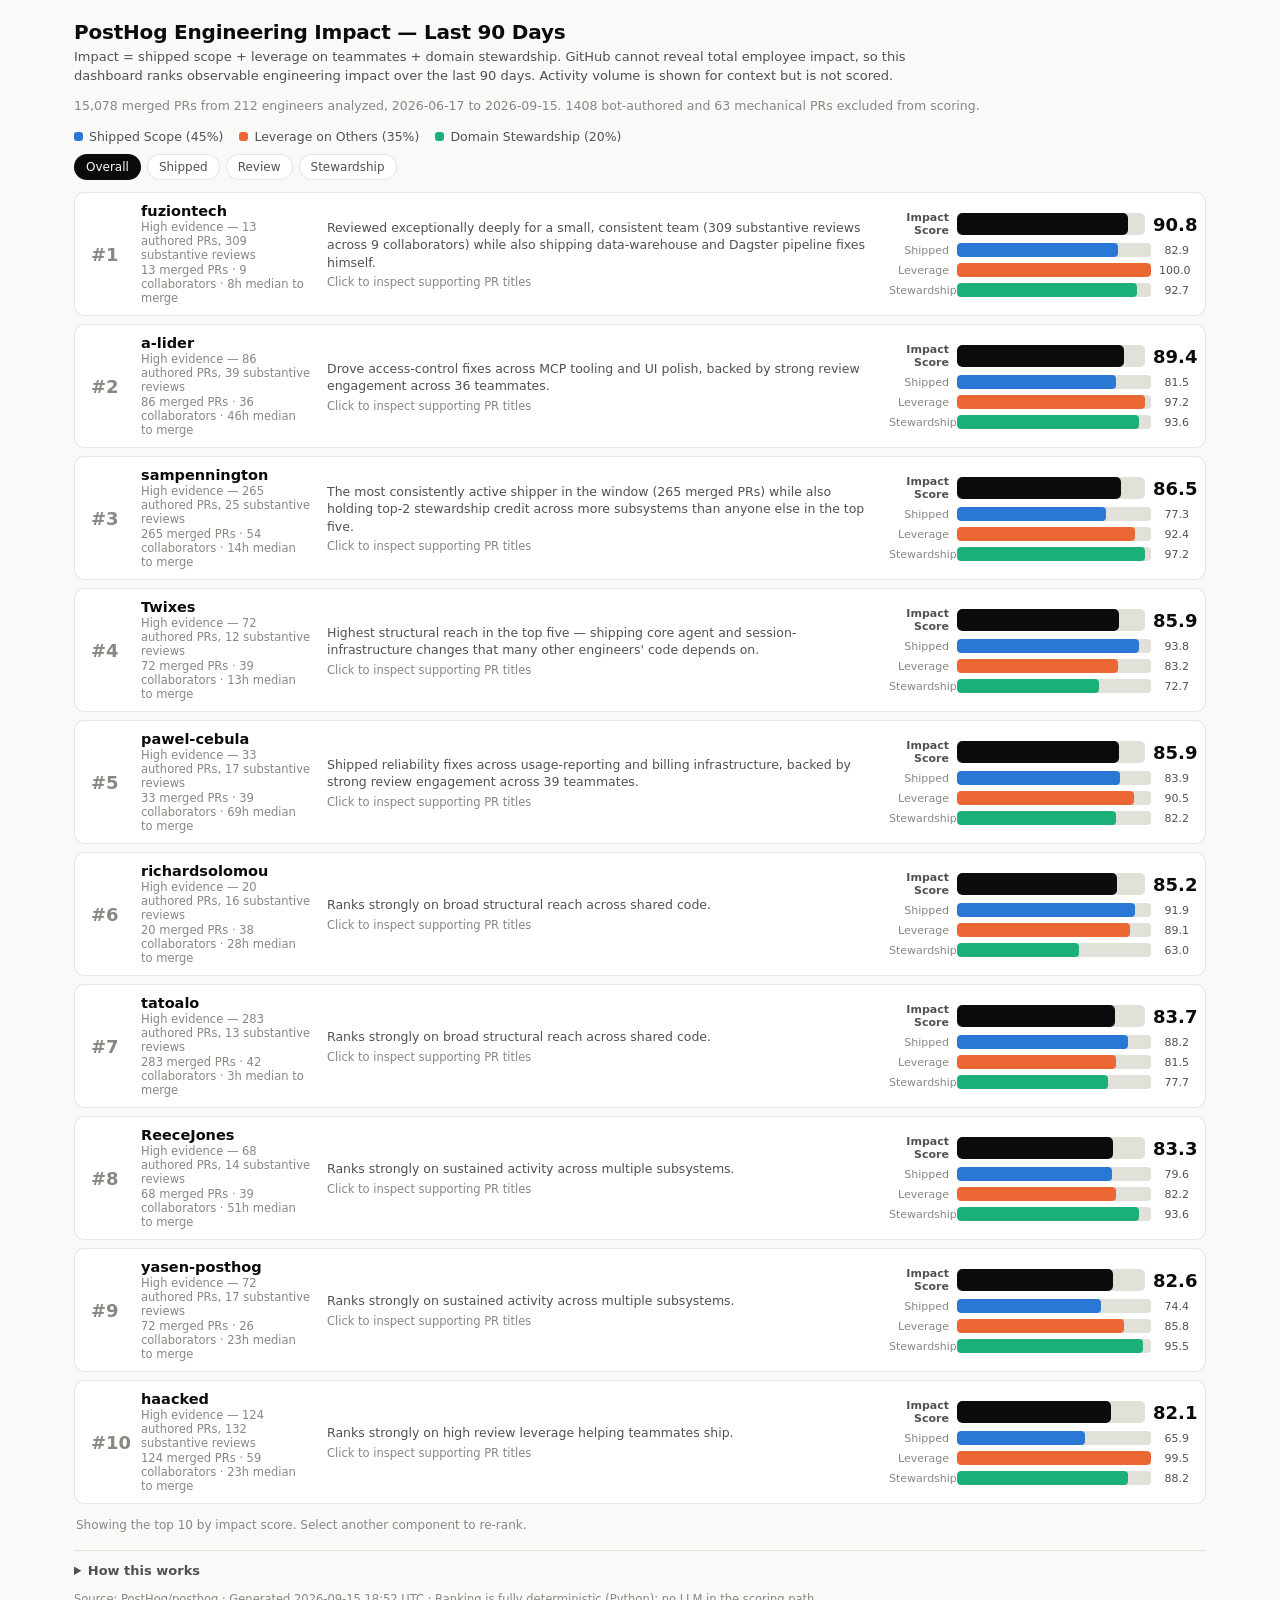
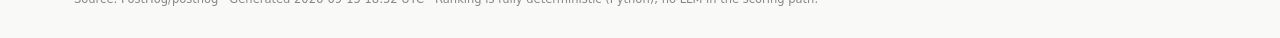
<file: index.html>
<!doctype html>
<html lang="en">
<head>
<meta charset="utf-8" />
<meta name="viewport" content="width=device-width, initial-scale=1" />
<title>PostHog Engineering Impact — Last 90 Days</title>
<style>
  :root {
    color-scheme: light;
    --surface-1:      #fcfcfb;
    --page:           #f9f9f7;
    --text-primary:   #0b0b0b;
    --text-secondary: #52514e;
    --text-muted:     #898781;
    --gridline:       #e1e0d9;
    --baseline:       #c3c2b7;
    --border:         rgba(11,11,11,0.10);
    --series-1:       #2a78d6; /* Shipped Scope */
    --series-2:       #eb6834; /* Leverage on Others */
    --series-3:       #1baf7a; /* Domain Stewardship */
    --card-bg:        #ffffff;
  }
  @media (prefers-color-scheme: dark) {
    :root:not([data-theme="light"]) {
      color-scheme: dark;
      --surface-1:      #1a1a19;
      --page:           #0d0d0d;
      --text-primary:   #ffffff;
      --text-secondary: #c3c2b7;
      --text-muted:     #898781;
      --gridline:       #2c2c2a;
      --baseline:       #383835;
      --border:         rgba(255,255,255,0.10);
      --series-1:       #3987e5;
      --series-2:       #d95926;
      --series-3:       #199e70;
      --card-bg:        #1f1f1e;
    }
  }
  :root[data-theme="dark"] {
    color-scheme: dark;
    --surface-1:      #1a1a19;
    --page:           #0d0d0d;
    --text-primary:   #ffffff;
    --text-secondary: #c3c2b7;
    --text-muted:     #898781;
    --gridline:       #2c2c2a;
    --baseline:       #383835;
    --border:         rgba(255,255,255,0.10);
    --series-1:       #3987e5;
    --series-2:       #d95926;
    --series-3:       #199e70;
    --card-bg:        #1f1f1e;
  }

  * { box-sizing: border-box; }
  body {
    margin: 0;
    background: var(--page);
    color: var(--text-primary);
    font-family: system-ui, -apple-system, "Segoe UI", sans-serif;
    font-size: 14px;
  }
  .wrap {
    max-width: 1180px;
    margin: 0 auto;
    padding: 20px 24px 32px;
  }
  header.top {
    margin-bottom: 16px;
  }
  h1 {
    font-size: 20px;
    margin: 0 0 4px;
    letter-spacing: -0.01em;
  }
  .methodology-line {
    color: var(--text-secondary);
    font-size: 13px;
    max-width: 900px;
    line-height: 1.45;
    margin: 0 0 8px;
  }
  .freshness {
    color: var(--text-muted);
    font-size: 12.5px;
  }
  .legend {
    display: flex;
    gap: 16px;
    margin: 14px 0 10px;
    font-size: 12.5px;
    color: var(--text-secondary);
  }
  .legend span { display: inline-flex; align-items: center; gap: 6px; }
  .dot { width: 9px; height: 9px; border-radius: 3px; display: inline-block; }

  .cards {
    display: flex;
    flex-direction: column;
    gap: 8px;
  }
  .card {
    background: var(--card-bg);
    border: 1px solid var(--border);
    border-radius: 10px;
    overflow: hidden;
  }
  .card-toggle {
    appearance: none;
    border: 0;
    width: 100%;
    padding: 10px 16px;
    color: inherit;
    background: transparent;
    font: inherit;
    text-align: left;
    cursor: pointer;
    display: grid;
    grid-template-columns: 34px 170px minmax(220px, 1fr) 300px;
    gap: 16px;
    align-items: center;
  }
  .card-toggle:hover { background: color-mix(in srgb, var(--gridline) 35%, transparent); }
  .card-toggle:focus-visible { outline: 2px solid var(--series-1); outline-offset: -2px; }
  .rank {
    font-size: 18px;
    font-weight: 700;
    color: var(--text-muted);
  }
  .who { min-width: 0; }
  .login { font-weight: 600; font-size: 14.5px; color: var(--text-primary); text-decoration: none; }
  .login:hover { text-decoration: underline; }
  .conf { color: var(--text-muted); font-size: 11.5px; margin-top: 1px; }
  .why { min-width: 0; }
  .why-text { font-size: 12.5px; color: var(--text-secondary); line-height: 1.4; margin-bottom: 4px; }
  .prs { display: flex; gap: 8px; flex-wrap: wrap; }
  .prs a {
    font-size: 11.5px;
    color: var(--series-1);
    text-decoration: none;
    border: 1px solid var(--border);
    border-radius: 5px;
    padding: 1px 6px;
  }
  .prs a:hover { text-decoration: underline; }
  .card-expanded { display: none; border-top: 1px solid var(--gridline); padding: 12px 16px 14px 220px; }
  .card.expanded .card-expanded { display: block; }
  .evidence-title { margin: 0 0 8px; font-size: 12px; font-weight: 650; color: var(--text-secondary); }
  .evidence-list { margin: 0; padding: 0; list-style: none; display: grid; gap: 7px; }
  .evidence-list a { color: var(--text-primary); text-decoration: none; font-size: 12.5px; }
  .evidence-list a:hover { text-decoration: underline; }
  .evidence-kind { display: inline-block; min-width: 102px; color: var(--text-muted); font-size: 11px; text-transform: uppercase; letter-spacing: .03em; }

  .metric-controls { display: flex; flex-wrap: wrap; gap: 6px; margin: 8px 0 12px; }
  .metric-controls button { border: 1px solid var(--border); border-radius: 999px; background: var(--card-bg); color: var(--text-secondary); padding: 5px 11px; cursor: pointer; font: inherit; font-size: 12px; }
  .metric-controls button[aria-pressed="true"] { background: var(--text-primary); color: var(--page); }

  .bars { display: flex; flex-direction: column; gap: 6px; }
  .bar-row { display: flex; align-items: center; gap: 8px; }
  .bar-label { width: 60px; font-size: 11px; color: var(--text-muted); text-align: right; flex-shrink: 0; }
  .bar-track {
    flex: 1;
    height: 14px;
    background-color: var(--gridline);
    border-radius: 4px;
    overflow: hidden;
    position: relative;
    background-image:
      linear-gradient(to right, var(--baseline) 1px, transparent 1px),
      linear-gradient(to right, var(--baseline) 1px, transparent 1px),
      linear-gradient(to right, var(--baseline) 1px, transparent 1px);
    background-size: 25% 100%, 50% 100%, 75% 100%;
    background-repeat: no-repeat;
    background-position: 25% 0, 50% 0, 75% 0;
  }
  .bar-fill { display: block; height: 100%; border-radius: 4px; position: relative; z-index: 1; min-width: 3px; }
  .bar-track { display: block; }
  .bar-val { width: 30px; font-size: 11px; color: var(--text-secondary); text-align: right; flex-shrink: 0; font-variant-numeric: tabular-nums; }
  .score-row.bar-row .bar-track { height: 22px; border-radius: 5px; }
  .score-row.bar-row .bar-fill { border-radius: 5px; background: var(--text-primary); }
  .score-row.bar-row .bar-val { width: 36px; font-size: 18px; font-weight: 700; color: var(--text-primary); }
  .score-row.bar-row .bar-label { font-size: 11px; font-weight: 600; color: var(--text-secondary); }

  .cutline {
    margin: 14px 2px;
    font-size: 12px;
    color: var(--text-muted);
  }

  details.methodology {
    margin-top: 18px;
    border-top: 1px solid var(--gridline);
    padding-top: 12px;
  }
  details.methodology summary {
    cursor: pointer;
    font-size: 13px;
    font-weight: 600;
    color: var(--text-secondary);
  }
  .method-body {
    margin-top: 10px;
    font-size: 12.5px;
    color: var(--text-secondary);
    line-height: 1.55;
    display: grid;
    grid-template-columns: 1fr 1fr;
    gap: 16px;
  }
  .method-body h4 { margin: 0 0 4px; color: var(--text-primary); font-size: 12.5px; }
  .method-body p { margin: 0 0 10px; }

  footer.bottom {
    margin-top: 14px;
    font-size: 11.5px;
    color: var(--text-muted);
  }

  .loading, .error {
    padding: 40px;
    text-align: center;
    color: var(--text-muted);
  }
  @media (max-width: 850px) {
    .card-toggle { grid-template-columns: 30px 1fr; }
    .why, .bars { grid-column: 2; }
    .card-expanded { padding-left: 60px; }
  }
</style>
</head>
<body>
<div class="wrap">
  <header class="top">
    <h1>PostHog Engineering Impact — Last 90 Days</h1>
    <p class="methodology-line" id="methodology-line">Loading methodology…</p>
    <p class="freshness" id="freshness">Loading…</p>
  </header>

  <div class="legend">
    <span><span class="dot" style="background:var(--series-1)"></span>Shipped Scope (45%)</span>
    <span><span class="dot" style="background:var(--series-2)"></span>Leverage on Others (35%)</span>
    <span><span class="dot" style="background:var(--series-3)"></span>Domain Stewardship (20%)</span>
  </div>

  <div class="metric-controls" aria-label="Rank engineers by component">
    <button type="button" data-metric="overall" aria-pressed="true">Overall</button>
    <button type="button" data-metric="shipped">Shipped</button>
    <button type="button" data-metric="review">Review</button>
    <button type="button" data-metric="stewardship">Stewardship</button>
  </div>

  <div class="cards" id="cards">
    <div class="loading">Loading rankings…</div>
  </div>

  <p class="cutline" id="cutline"></p>

  <details class="methodology">
    <summary>How this works</summary>
    <div class="method-body" id="method-body"></div>
    <p style="margin-top:12px;font-size:12px;color:var(--text-secondary)">
      Full formulas and worked examples: <a href="methodology/" style="color:var(--series-1)">methodology</a>
      · Deferred features and why: <a href="roadmap.html" style="color:var(--series-1)">roadmap</a>
    </p>
  </details>

  <footer class="bottom" id="footer"></footer>
</div>

<script>
async function main() {
  let data;
  try {
    const res = await fetch('data/scores.json');
    data = await res.json();
  } catch (e) {
    document.getElementById('cards').innerHTML = '<div class="error">Could not load data/scores.json — ' + e + '</div>';
    return;
  }
  render(data);
}

function pct(v) { return Math.max(2, Math.round(v)); }

let currentData;
let activeMetric = 'overall';
const metricConfig = {
  overall: { label: 'Impact Score', value: r => r.impact_score },
  shipped: { label: 'Shipped', value: r => r.components.shipped_scope },
  review: { label: 'Review', value: r => r.components.leverage_on_others },
  stewardship: { label: 'Stewardship', value: r => r.components.domain_stewardship },
};

function escapeHTML(value) {
  return String(value).replace(/[&<>"']/g, ch => ({'&':'&amp;','<':'&lt;','>':'&gt;','"':'&quot;',"'":'&#39;'}[ch]));
}

function cardHTML(r, displayRank, whyOverride) {
  const evidence = [
    ...r.evidence.top_shipped.map(p => ({...p, kind: 'shipped evidence'})),
    ...(r.evidence.best_review ? [{...r.evidence.best_review, kind: 'review evidence'}] : []),
  ];
  const cardId = `card-details-${displayRank}`;
  const evidenceLinks = evidence.map(p =>
    `<li><span class="evidence-kind">${p.kind}</span><a href="${escapeHTML(p.url)}" target="_blank" rel="noopener">#${p.number} — ${escapeHTML(p.title)}</a></li>`
  ).join('');
  const whyText = whyOverride || defaultWhy(r);
  return `
    <article class="card">
      <div class="card-toggle" role="button" tabindex="0" aria-expanded="false" aria-controls="${cardId}" onclick="toggleCard(this)" onkeydown="if(event.key==='Enter'||event.key===' '){event.preventDefault();toggleCard(this)}">
      <div class="rank">#${displayRank}</div>
      <div class="who">
        <a class="login" href="https://github.com/${encodeURIComponent(r.login)}" target="_blank" rel="noopener" onclick="event.stopPropagation()">${escapeHTML(r.login)}</a>
        <div class="conf">${r.confidence.label} evidence — ${r.confidence.authored_prs} authored PR${r.confidence.authored_prs===1?'':'s'}, ${r.confidence.substantive_reviews} substantive review${r.confidence.substantive_reviews===1?'':'s'}</div>
        <div class="conf">${r.stats.merged_prs} merged PRs · ${r.stats.distinct_collaborators} collaborators${r.stats.median_hours_to_merge!=null ? ' · ' + Math.round(r.stats.median_hours_to_merge) + 'h median to merge' : ''}</div>
      </div>
      <div class="why">
        <div class="why-text">${escapeHTML(whyText)}</div>
        <div class="conf">Click to inspect supporting PR titles</div>
      </div>
      <div class="bars">
        ${barRow('Impact Score', r.impact_score, null, true)}
        ${barRow('Shipped', r.components.shipped_scope, 'var(--series-1)')}
        ${barRow('Leverage', r.components.leverage_on_others, 'var(--series-2)')}
        ${barRow('Stewardship', r.components.domain_stewardship, 'var(--series-3)')}
      </div>
      </div>
      <div class="card-expanded" id="${cardId}">
        <p class="evidence-title">Supporting evidence</p>
        <ul class="evidence-list">${evidenceLinks || '<li>No linked PR evidence</li>'}</ul>
      </div>
    </article>`;
}

function barRow(label, value, color, isScore) {
  const rowClass = isScore ? 'bar-row score-row' : 'bar-row';
  const fillStyle = isScore ? `width:${pct(value)}%` : `width:${pct(value)}%;background:${color}`;
  return `<div class="${rowClass}">
    <span class="bar-label">${label}</span>
    <span class="bar-track"><span class="bar-fill" style="${fillStyle}"></span></span>
    <span class="bar-val">${Number(value).toFixed(1)}</span>
  </div>`;
}

function defaultWhy(r) {
  const c = r.components;
  const top = Object.entries({shipped: c.shipped_scope, leverage: c.leverage_on_others, stewardship: c.domain_stewardship})
    .sort((a,b) => b[1]-a[1])[0][0];
  const label = { shipped: 'broad structural reach across shared code', leverage: 'high review leverage helping teammates ship', stewardship: 'sustained activity across multiple subsystems' }[top];
  return `Ranks strongly on ${label}.`;
}

function toggleCard(button) {
  const card = button.closest('.card');
  const expanded = card.classList.toggle('expanded');
  button.setAttribute('aria-expanded', String(expanded));
}

function renderRankings() {
  const cfg = metricConfig[activeMetric];
  const ranked = [...currentData.rankings].sort((a, b) => cfg.value(b) - cfg.value(a) || a.login.localeCompare(b.login));
  const top10 = ranked.slice(0, 10);
  document.getElementById('cards').innerHTML = top10.map((r, i) => cardHTML(r, i + 1, (currentData.why_overrides || {})[r.login])).join('');
  document.getElementById('cutline').textContent = `Showing the top 10 by ${cfg.label.toLowerCase()}. Select another component to re-rank.`;
}

function render(data) {
  currentData = data;
  document.getElementById('methodology-line').textContent = data.meta.methodology;
  document.getElementById('freshness').textContent =
    `${data.meta.total_prs.toLocaleString()} merged PRs from ${data.meta.eligible_engineers} engineers analyzed, ` +
    `${data.meta.window_start} to ${data.meta.window_end}. ` +
    `${data.meta.bot_authored_prs_excluded} bot-authored and ${data.meta.mechanical_prs_excluded} mechanical PRs excluded from scoring.`;

  renderRankings();

  document.getElementById('method-body').innerHTML = `
    <div>
      <h4>Shipped Scope / Blast Radius — 45%</h4>
      <p>Co-touch centrality: for every merged PR, we count how many <em>other</em> engineers also touched the same files elsewhere in the 90-day window, take the <strong>mean damped weight across that PR's files</strong>, then take the <strong>mean across each engineer's PRs</strong>. Both levels are averages, so a PR does not score higher merely because it contains more files, and the component is not won by whoever merged the most PRs. It is a proxy for engineering blast radius, not a claim about customer or revenue impact. Mechanical PRs (lockfile-only diffs and dependency bumps) are excluded from scored components.</p>
      <h4>Leverage on Others — 35%</h4>
      <p>Substantive reviews given to other engineers' PRs (state APPROVED/CHANGES_REQUESTED with a non-trivial comment body — rubber-stamp approvals don't count), multiplied by <code>log1p</code> of the number of distinct teammates reviewed. There is no speed modifier because GitHub does not provide a reliable request-to-first-review interval for resolved requests. Review connections are fully paginated; GitHub Apps and automated tools are excluded by actor type and known-account markers.</p>
    </div>
    <div>
      <h4>Domain Stewardship — 20%</h4>
      <p>PR titles are parsed for their conventional-commit scope (e.g. <code>feat(scope): …</code>); when a title has no scope (${data.meta.scope_fallback_pct}% of PRs), we fall back to the dominant top-level directory of the changed files. Within each scope, the top-2 most active engineers by authored + substantive reviewed activity earn stewardship credit. This shows sustained activity around an area; it does not claim work was actively routed to that person.</p>
      <h4>Evidence confidence &amp; ranking</h4>
      <p>Every engineer with at least one qualifying contribution is ranked — there is no minimum-activity cutoff, so someone who shipped one large piece of infrastructure and spent the rest of the window reviewing can still surface. The confidence label shows how much evidence backs the number; it affects how a score should be <em>read</em>, never the ranking itself. All three components are percentile-ranked (not min-max normalized) across the eligible engineer set so a single volume outlier can't compress everyone else's score.</p>
    </div>`;

  document.getElementById('footer').textContent =
    `Source: PostHog/posthog · Generated ${new Date(data.meta.generated_at || Date.now()).toISOString().slice(0,16).replace('T',' ')} UTC · Ranking is fully deterministic (Python); no LLM in the scoring path.`;
}

document.querySelectorAll('.metric-controls button').forEach(button => {
  button.addEventListener('click', () => {
    activeMetric = button.dataset.metric;
    document.querySelectorAll('.metric-controls button').forEach(b => b.setAttribute('aria-pressed', String(b === button)));
    renderRankings();
  });
});

main();
</script>
</body>
</html>
</file>
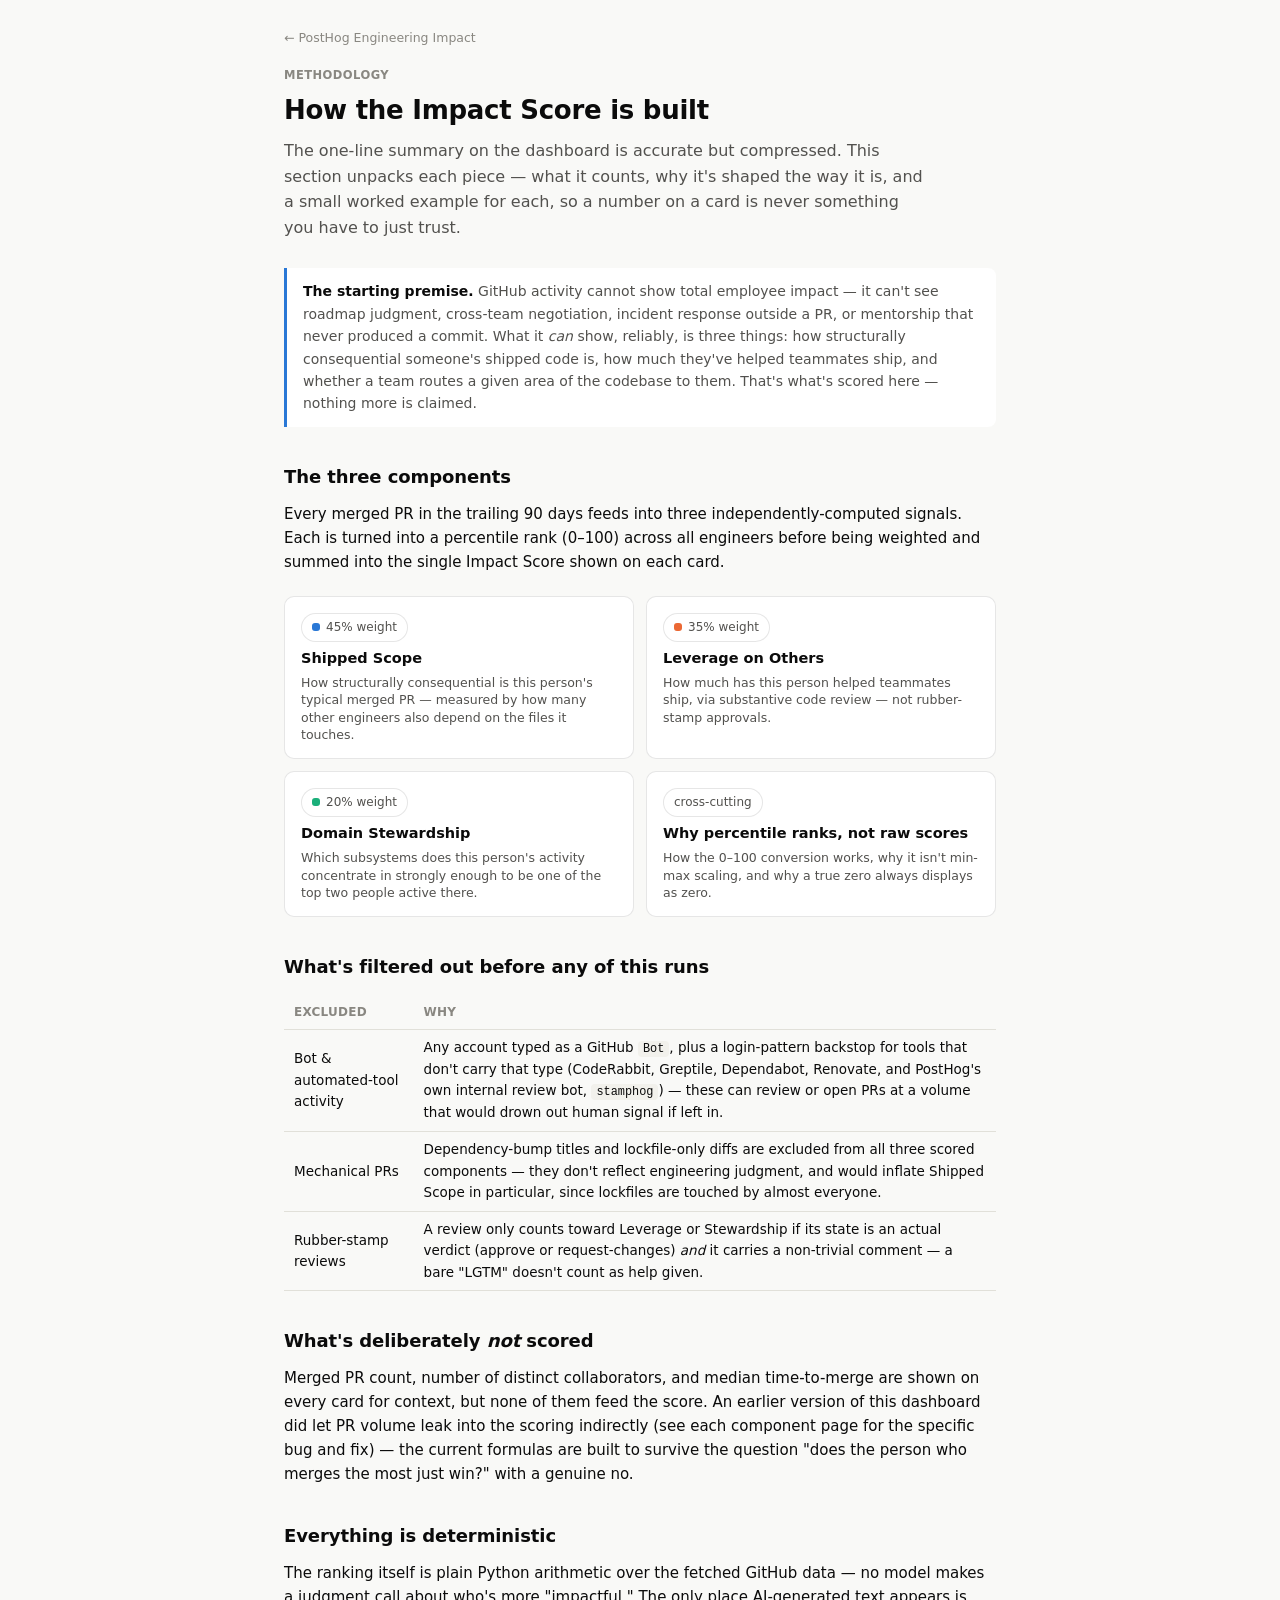
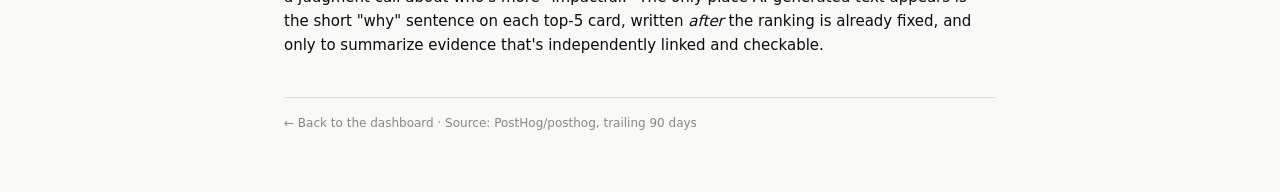
<file: methodology/index.html>
<!doctype html>
<html lang="en">
<head>
<meta charset="utf-8" />
<meta name="viewport" content="width=device-width, initial-scale=1" />
<title>Methodology — PostHog Engineering Impact</title>
<link rel="stylesheet" href="methodology.css" />
</head>
<body>
<div class="wrap">
  <p class="breadcrumb"><a href="../">← PostHog Engineering Impact</a></p>
  <div class="eyebrow" style="color:var(--text-muted)">Methodology</div>
  <h1>How the Impact Score is built</h1>
  <p class="subtitle lede">
    The one-line summary on the dashboard is accurate but compressed. This section unpacks each
    piece — what it counts, why it's shaped the way it is, and a small worked example for each,
    so a number on a card is never something you have to just trust.
  </p>

  <div class="callout">
    <strong>The starting premise.</strong> GitHub activity cannot show total employee impact —
    it can't see roadmap judgment, cross-team negotiation, incident response outside a PR, or
    mentorship that never produced a commit. What it <em>can</em> show, reliably, is three things:
    how structurally consequential someone's shipped code is, how much they've helped teammates
    ship, and whether a team routes a given area of the codebase to them. That's what's scored here
    — nothing more is claimed.
  </div>

  <h2>The three components</h2>
  <p>Every merged PR in the trailing 90 days feeds into three independently-computed signals.
  Each is turned into a percentile rank (0–100) across all engineers before being weighted and
  summed into the single Impact Score shown on each card.</p>

  <div class="card-nav">
    <a href="shipped-scope.html">
      <span class="chip"><span class="dot" style="background:var(--series-1)"></span>45% weight</span>
      <div class="nav-title">Shipped Scope</div>
      <div class="nav-desc">How structurally consequential is this person's typical merged PR — measured by how many other engineers also depend on the files it touches.</div>
    </a>
    <a href="leverage.html">
      <span class="chip"><span class="dot" style="background:var(--series-2)"></span>35% weight</span>
      <div class="nav-title">Leverage on Others</div>
      <div class="nav-desc">How much has this person helped teammates ship, via substantive code review — not rubber-stamp approvals.</div>
    </a>
    <a href="stewardship.html">
      <span class="chip"><span class="dot" style="background:var(--series-3)"></span>20% weight</span>
      <div class="nav-title">Domain Stewardship</div>
      <div class="nav-desc">Which subsystems does this person's activity concentrate in strongly enough to be one of the top two people active there.</div>
    </a>
    <a href="percentile-ranking.html">
      <span class="chip">cross-cutting</span>
      <div class="nav-title">Why percentile ranks, not raw scores</div>
      <div class="nav-desc">How the 0–100 conversion works, why it isn't min-max scaling, and why a true zero always displays as zero.</div>
    </a>
  </div>

  <h2>What's filtered out before any of this runs</h2>
  <table>
    <tr><th>Excluded</th><th>Why</th></tr>
    <tr>
      <td>Bot &amp; automated-tool activity</td>
      <td>Any account typed as a GitHub <code>Bot</code>, plus a login-pattern backstop for tools that
      don't carry that type (CodeRabbit, Greptile, Dependabot, Renovate, and PostHog's own internal
      review bot, <code>stamphog</code>) — these can review or open PRs at a volume that would drown
      out human signal if left in.</td>
    </tr>
    <tr>
      <td>Mechanical PRs</td>
      <td>Dependency-bump titles and lockfile-only diffs are excluded from all three scored
      components — they don't reflect engineering judgment, and would inflate Shipped Scope in
      particular, since lockfiles are touched by almost everyone.</td>
    </tr>
    <tr>
      <td>Rubber-stamp reviews</td>
      <td>A review only counts toward Leverage or Stewardship if its state is an actual verdict
      (approve or request-changes) <em>and</em> it carries a non-trivial comment — a bare "LGTM"
      doesn't count as help given.</td>
    </tr>
  </table>

  <h2>What's deliberately <em>not</em> scored</h2>
  <p>Merged PR count, number of distinct collaborators, and median time-to-merge are shown on
  every card for context, but none of them feed the score. An earlier version of this dashboard
  did let PR volume leak into the scoring indirectly (see each component page for the specific
  bug and fix) — the current formulas are built to survive the question "does the person who
  merges the most just win?" with a genuine no.</p>

  <h2>Everything is deterministic</h2>
  <p>The ranking itself is plain Python arithmetic over the fetched GitHub data — no model makes
  a judgment call about who's more "impactful." The only place AI-generated text appears is the
  short "why" sentence on each top-5 card, written <em>after</em> the ranking is already fixed, and
  only to summarize evidence that's independently linked and checkable.</p>

  <footer class="bottom">
    <a href="../">← Back to the dashboard</a> · Source: PostHog/posthog, trailing 90 days
  </footer>
</div>
</body>
</html>
</file>
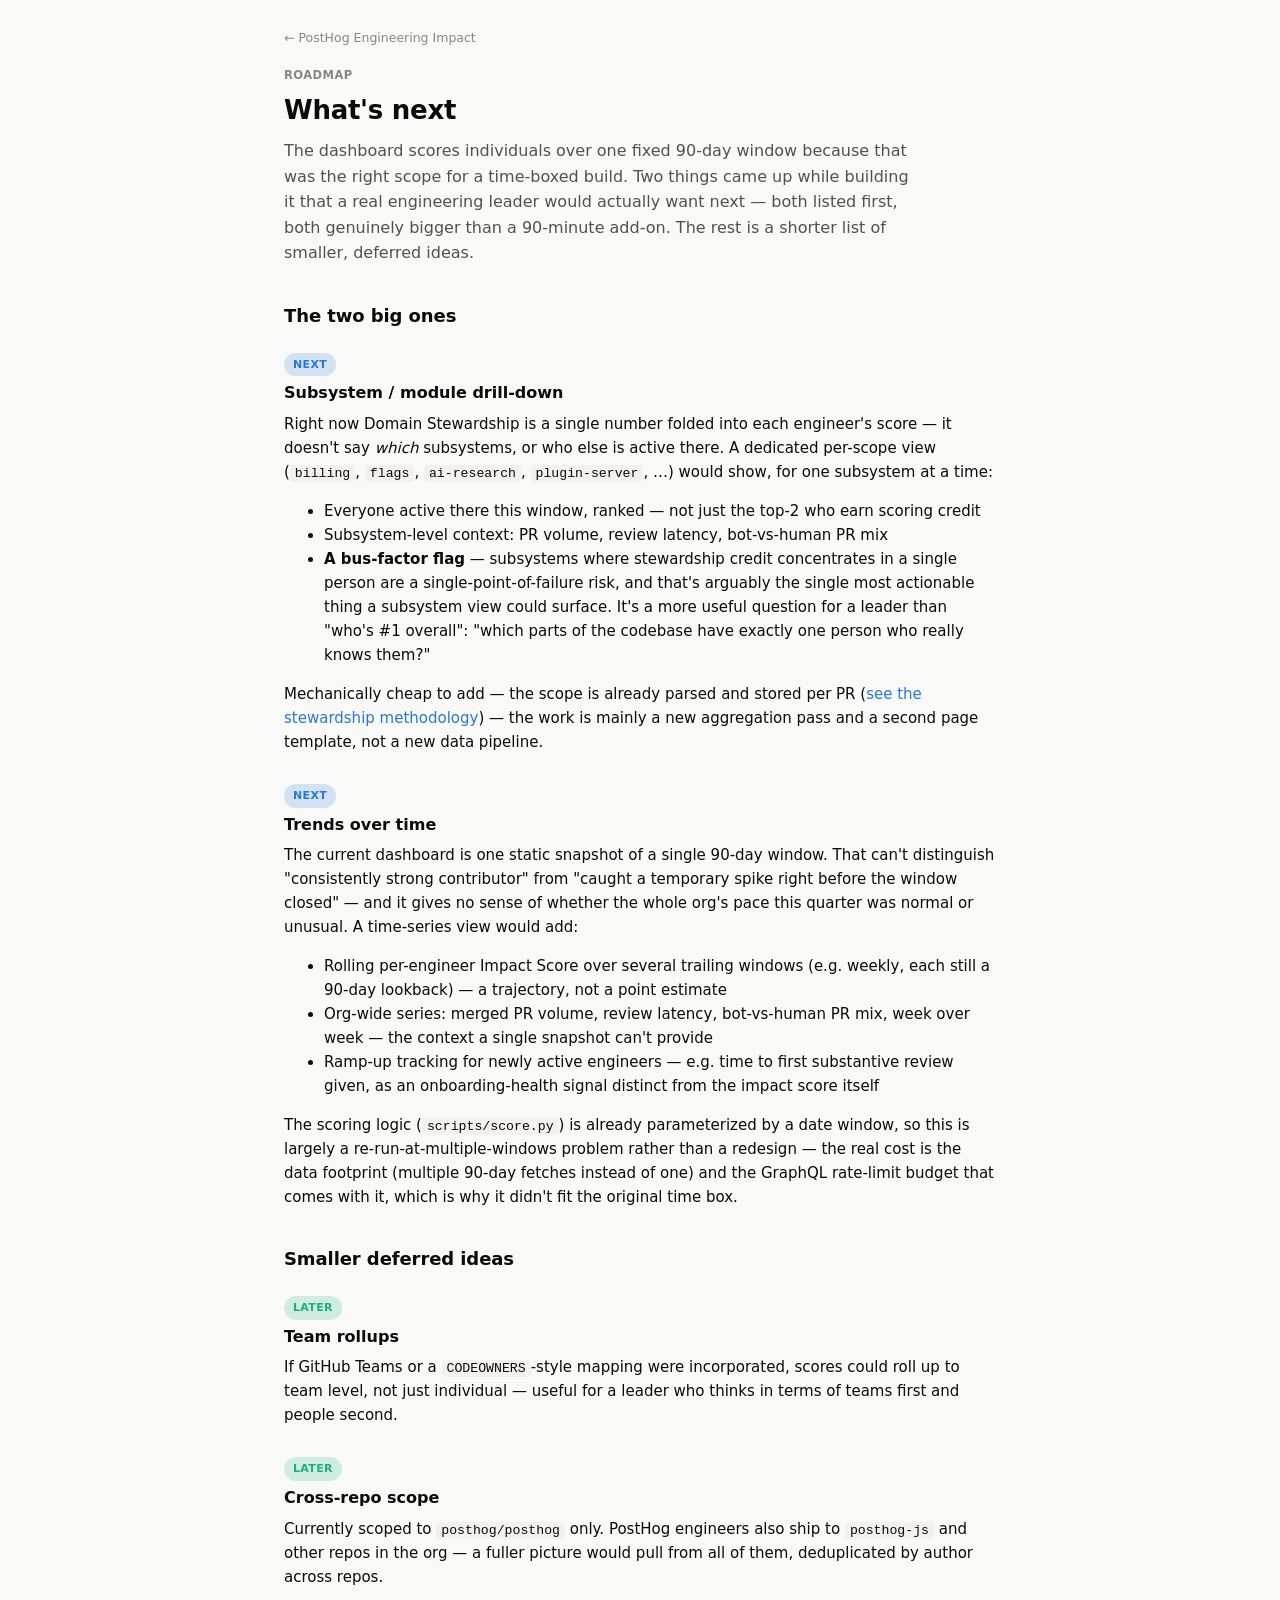
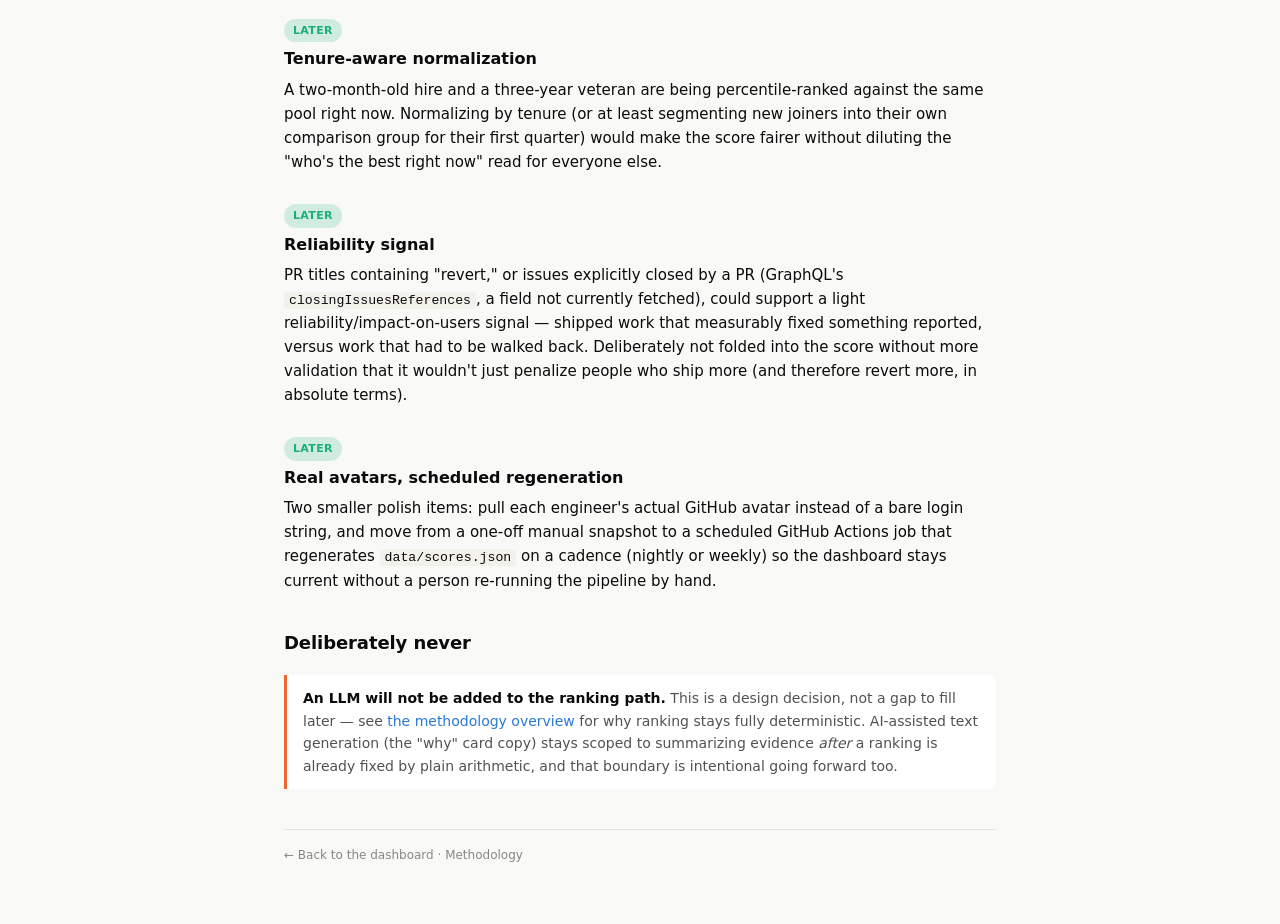
<file: roadmap.html>
<!doctype html>
<html lang="en">
<head>
<meta charset="utf-8" />
<meta name="viewport" content="width=device-width, initial-scale=1" />
<title>Roadmap — PostHog Engineering Impact</title>
<link rel="stylesheet" href="methodology/methodology.css" />
<style>
  .status-row { display: flex; align-items: center; gap: 10px; margin: 22px 0 4px; }
  .status-pill {
    font-size: 11px; font-weight: 700; letter-spacing: 0.03em; text-transform: uppercase;
    padding: 3px 9px; border-radius: 999px;
  }
  .status-pill.next { background: color-mix(in srgb, var(--series-1) 18%, transparent); color: var(--series-1); }
  .status-pill.later { background: color-mix(in srgb, var(--series-3) 18%, transparent); color: var(--series-3); }
  .status-pill.no { background: color-mix(in srgb, var(--series-2) 18%, transparent); color: var(--series-2); }
  .feature { margin-bottom: 30px; }
  .feature h3 { margin: 0 0 6px; font-size: 16px; color: var(--text-primary); }
</style>
</head>
<body>
<div class="wrap">
  <p class="breadcrumb"><a href="./">← PostHog Engineering Impact</a></p>
  <div class="eyebrow" style="color:var(--text-muted)">Roadmap</div>
  <h1>What's next</h1>
  <p class="subtitle lede">
    The dashboard scores individuals over one fixed 90-day window because that was the right
    scope for a time-boxed build. Two things came up while building it that a real engineering
    leader would actually want next — both listed first, both genuinely bigger than a 90-minute
    add-on. The rest is a shorter list of smaller, deferred ideas.
  </p>

  <h2>The two big ones</h2>

  <div class="feature">
    <div class="status-row"><span class="status-pill next">Next</span></div>
    <h3>Subsystem / module drill-down</h3>
    <p>Right now Domain Stewardship is a single number folded into each engineer's score — it
    doesn't say <em>which</em> subsystems, or who else is active there. A dedicated per-scope view
    (<code>billing</code>, <code>flags</code>, <code>ai-research</code>, <code>plugin-server</code>, …)
    would show, for one subsystem at a time:</p>
    <ul>
      <li>Everyone active there this window, ranked — not just the top-2 who earn scoring credit</li>
      <li>Subsystem-level context: PR volume, review latency, bot-vs-human PR mix</li>
      <li><strong>A bus-factor flag</strong> — subsystems where stewardship credit concentrates in a
      single person are a single-point-of-failure risk, and that's arguably the single most
      actionable thing a subsystem view could surface. It's a more useful question for a leader
      than "who's #1 overall": "which parts of the codebase have exactly one person who really
      knows them?"</li>
    </ul>
    <p>Mechanically cheap to add — the scope is already parsed and stored per PR
    (<a href="methodology/stewardship.html">see the stewardship methodology</a>) — the work is
    mainly a new aggregation pass and a second page template, not a new data pipeline.</p>
  </div>

  <div class="feature">
    <div class="status-row"><span class="status-pill next">Next</span></div>
    <h3>Trends over time</h3>
    <p>The current dashboard is one static snapshot of a single 90-day window. That can't
    distinguish "consistently strong contributor" from "caught a temporary spike right before the
    window closed" — and it gives no sense of whether the whole org's pace this quarter was normal
    or unusual. A time-series view would add:</p>
    <ul>
      <li>Rolling per-engineer Impact Score over several trailing windows (e.g. weekly, each still
      a 90-day lookback) — a trajectory, not a point estimate</li>
      <li>Org-wide series: merged PR volume, review latency, bot-vs-human PR mix, week over week —
      the context a single snapshot can't provide</li>
      <li>Ramp-up tracking for newly active engineers — e.g. time to first substantive review
      given, as an onboarding-health signal distinct from the impact score itself</li>
    </ul>
    <p>The scoring logic (<code>scripts/score.py</code>) is already parameterized by a date window,
    so this is largely a re-run-at-multiple-windows problem rather than a redesign — the real cost
    is the data footprint (multiple 90-day fetches instead of one) and the GraphQL rate-limit
    budget that comes with it, which is why it didn't fit the original time box.</p>
  </div>

  <h2>Smaller deferred ideas</h2>

  <div class="feature">
    <div class="status-row"><span class="status-pill later">Later</span></div>
    <h3>Team rollups</h3>
    <p>If GitHub Teams or a <code>CODEOWNERS</code>-style mapping were incorporated, scores could
    roll up to team level, not just individual — useful for a leader who thinks in terms of teams
    first and people second.</p>
  </div>

  <div class="feature">
    <div class="status-row"><span class="status-pill later">Later</span></div>
    <h3>Cross-repo scope</h3>
    <p>Currently scoped to <code>posthog/posthog</code> only. PostHog engineers also ship to
    <code>posthog-js</code> and other repos in the org — a fuller picture would pull from all of
    them, deduplicated by author across repos.</p>
  </div>

  <div class="feature">
    <div class="status-row"><span class="status-pill later">Later</span></div>
    <h3>Tenure-aware normalization</h3>
    <p>A two-month-old hire and a three-year veteran are being percentile-ranked against the same
    pool right now. Normalizing by tenure (or at least segmenting new joiners into their own
    comparison group for their first quarter) would make the score fairer without diluting the
    "who's the best right now" read for everyone else.</p>
  </div>

  <div class="feature">
    <div class="status-row"><span class="status-pill later">Later</span></div>
    <h3>Reliability signal</h3>
    <p>PR titles containing "revert," or issues explicitly closed by a PR (GraphQL's
    <code>closingIssuesReferences</code>, a field not currently fetched), could support a light
    reliability/impact-on-users signal — shipped work that measurably fixed something reported,
    versus work that had to be walked back. Deliberately not folded into the score without more
    validation that it wouldn't just penalize people who ship more (and therefore revert more, in
    absolute terms).</p>
  </div>

  <div class="feature">
    <div class="status-row"><span class="status-pill later">Later</span></div>
    <h3>Real avatars, scheduled regeneration</h3>
    <p>Two smaller polish items: pull each engineer's actual GitHub avatar instead of a bare login
    string, and move from a one-off manual snapshot to a scheduled GitHub Actions job that
    regenerates <code>data/scores.json</code> on a cadence (nightly or weekly) so the dashboard
    stays current without a person re-running the pipeline by hand.</p>
  </div>

  <h2>Deliberately never</h2>
  <div class="callout warn">
    <strong>An LLM will not be added to the ranking path.</strong> This is a design decision, not
    a gap to fill later — see
    <a href="methodology/">the methodology overview</a> for why ranking stays fully deterministic.
    AI-assisted text generation (the "why" card copy) stays scoped to summarizing evidence
    <em>after</em> a ranking is already fixed by plain arithmetic, and that boundary is intentional
    going forward too.
  </div>

  <footer class="bottom">
    <a href="./">← Back to the dashboard</a> · <a href="methodology/">Methodology</a>
  </footer>
</div>
</body>
</html>
</file>
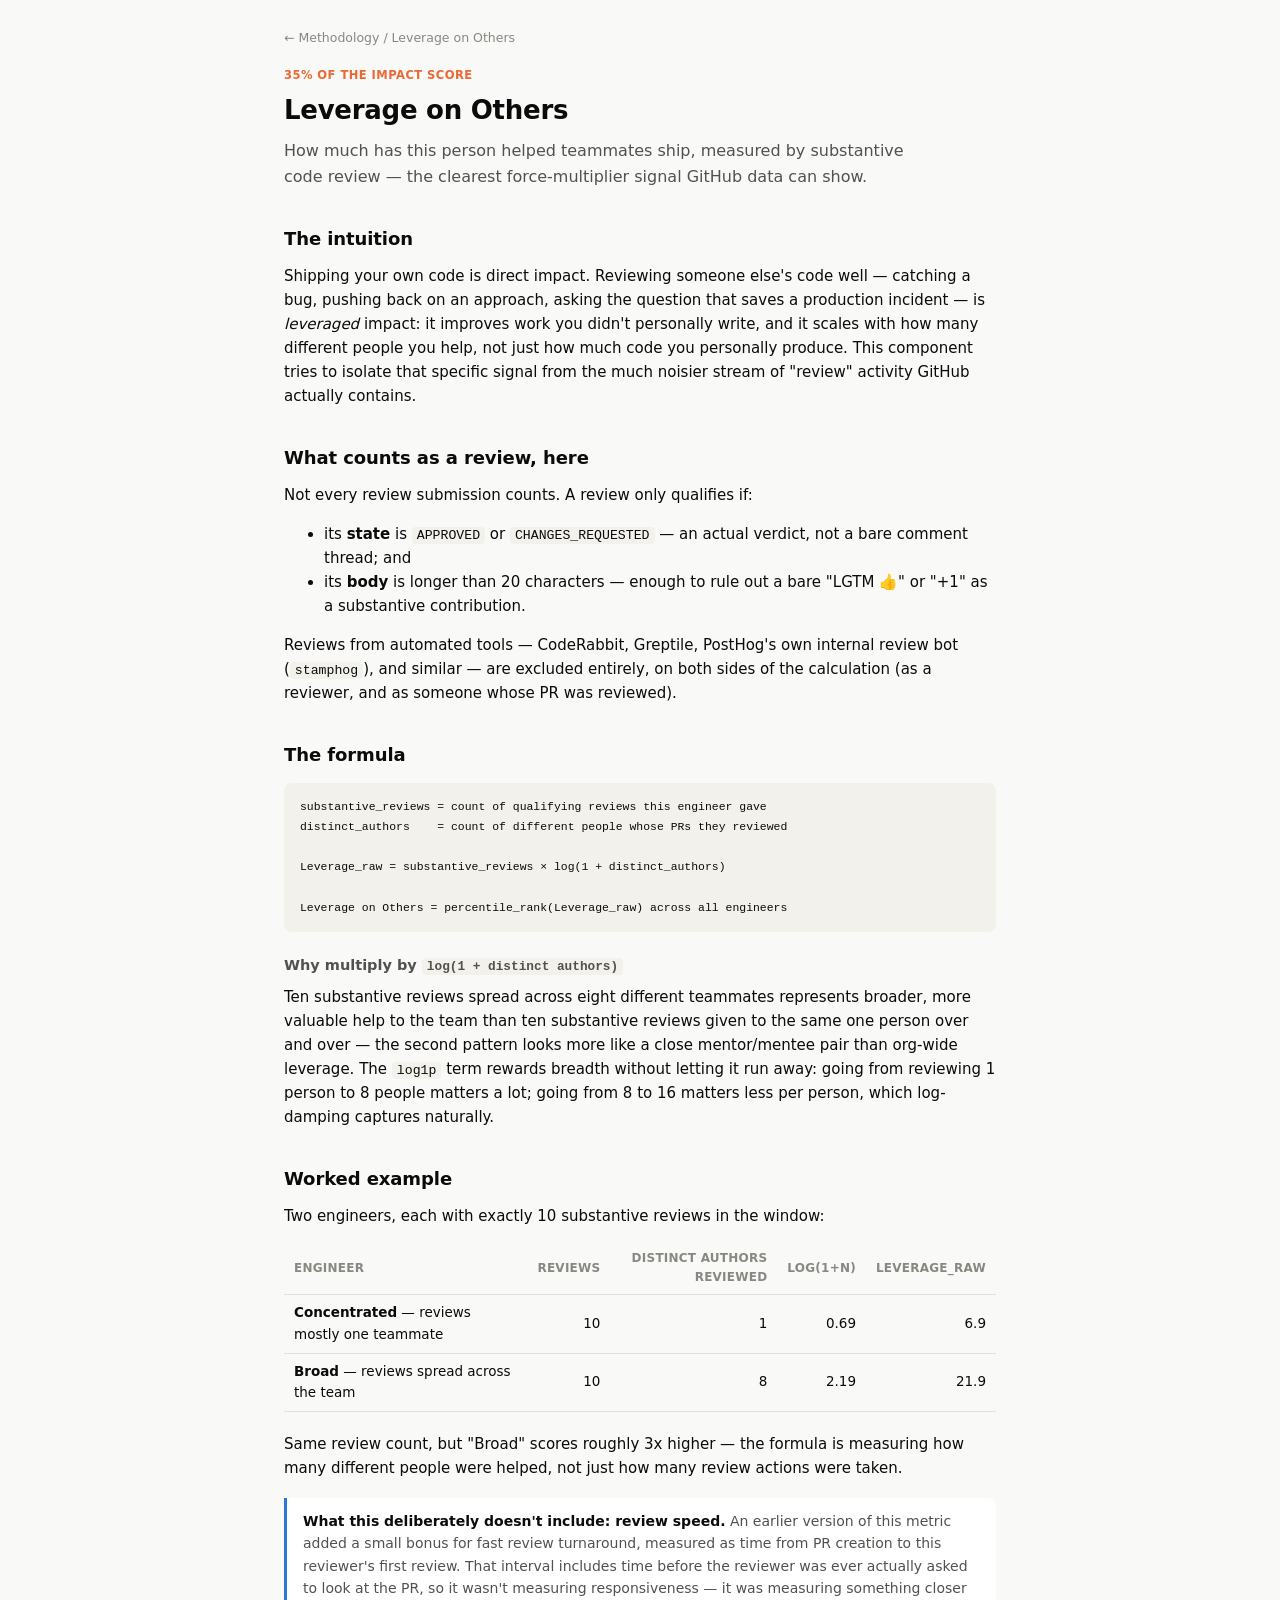
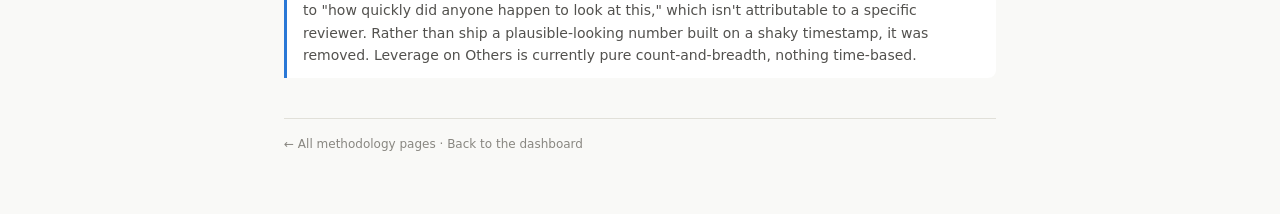
<file: methodology/leverage.html>
<!doctype html>
<html lang="en">
<head>
<meta charset="utf-8" />
<meta name="viewport" content="width=device-width, initial-scale=1" />
<title>Leverage on Others — Methodology</title>
<link rel="stylesheet" href="methodology.css" />
</head>
<body>
<div class="wrap">
  <p class="breadcrumb"><a href="./">← Methodology</a> / Leverage on Others</p>
  <div class="eyebrow" style="color:var(--series-2)">35% of the Impact Score</div>
  <h1>Leverage on Others</h1>
  <p class="subtitle lede">How much has this person helped teammates ship, measured by
  substantive code review — the clearest force-multiplier signal GitHub data can show.</p>

  <h2>The intuition</h2>
  <p>Shipping your own code is direct impact. Reviewing someone else's code well — catching a bug,
  pushing back on an approach, asking the question that saves a production incident — is
  <em>leveraged</em> impact: it improves work you didn't personally write, and it scales with how
  many different people you help, not just how much code you personally produce. This component
  tries to isolate that specific signal from the much noisier stream of "review" activity GitHub
  actually contains.</p>

  <h2>What counts as a review, here</h2>
  <p>Not every review submission counts. A review only qualifies if:</p>
  <ul>
    <li>its <strong>state</strong> is <code>APPROVED</code> or <code>CHANGES_REQUESTED</code> — an
    actual verdict, not a bare comment thread; and</li>
    <li>its <strong>body</strong> is longer than 20 characters — enough to rule out a bare
    "LGTM 👍" or "+1" as a substantive contribution.</li>
  </ul>
  <p>Reviews from automated tools — CodeRabbit, Greptile, PostHog's own internal review bot
  (<code>stamphog</code>), and similar — are excluded entirely, on both sides of the calculation
  (as a reviewer, and as someone whose PR was reviewed).</p>

  <h2>The formula</h2>
  <pre><code>substantive_reviews = count of qualifying reviews this engineer gave
distinct_authors    = count of different people whose PRs they reviewed

Leverage_raw = substantive_reviews × log(1 + distinct_authors)

Leverage on Others = percentile_rank(Leverage_raw) across all engineers</code></pre>

  <h3>Why multiply by <code>log(1 + distinct authors)</code></h3>
  <p>Ten substantive reviews spread across eight different teammates represents broader,
  more valuable help to the team than ten substantive reviews given to the same one person
  over and over — the second pattern looks more like a close mentor/mentee pair than
  org-wide leverage. The <code>log1p</code> term rewards breadth without letting it run away:
  going from reviewing 1 person to 8 people matters a lot; going from 8 to 16 matters less
  per person, which log-damping captures naturally.</p>

  <h2>Worked example</h2>
  <p>Two engineers, each with exactly 10 substantive reviews in the window:</p>
  <table>
    <tr><th>Engineer</th><th class="num">Reviews</th><th class="num">Distinct authors reviewed</th><th class="num">log(1+n)</th><th class="num">Leverage_raw</th></tr>
    <tr><td><strong>Concentrated</strong> — reviews mostly one teammate</td><td class="num">10</td><td class="num">1</td><td class="num">0.69</td><td class="num">6.9</td></tr>
    <tr><td><strong>Broad</strong> — reviews spread across the team</td><td class="num">10</td><td class="num">8</td><td class="num">2.19</td><td class="num">21.9</td></tr>
  </table>
  <p>Same review count, but "Broad" scores roughly 3x higher — the formula is measuring how many
  different people were helped, not just how many review actions were taken.</p>

  <div class="callout">
    <strong>What this deliberately doesn't include: review speed.</strong> An earlier version of
    this metric added a small bonus for fast review turnaround, measured as time from PR creation
    to this reviewer's first review. That interval includes time before the reviewer was ever
    actually asked to look at the PR, so it wasn't measuring responsiveness — it was measuring
    something closer to "how quickly did anyone happen to look at this," which isn't attributable
    to a specific reviewer. Rather than ship a plausible-looking number built on a shaky timestamp,
    it was removed. Leverage on Others is currently pure count-and-breadth, nothing time-based.
  </div>

  <footer class="bottom">
    <a href="./">← All methodology pages</a> · <a href="../">Back to the dashboard</a>
  </footer>
</div>
</body>
</html>
</file>
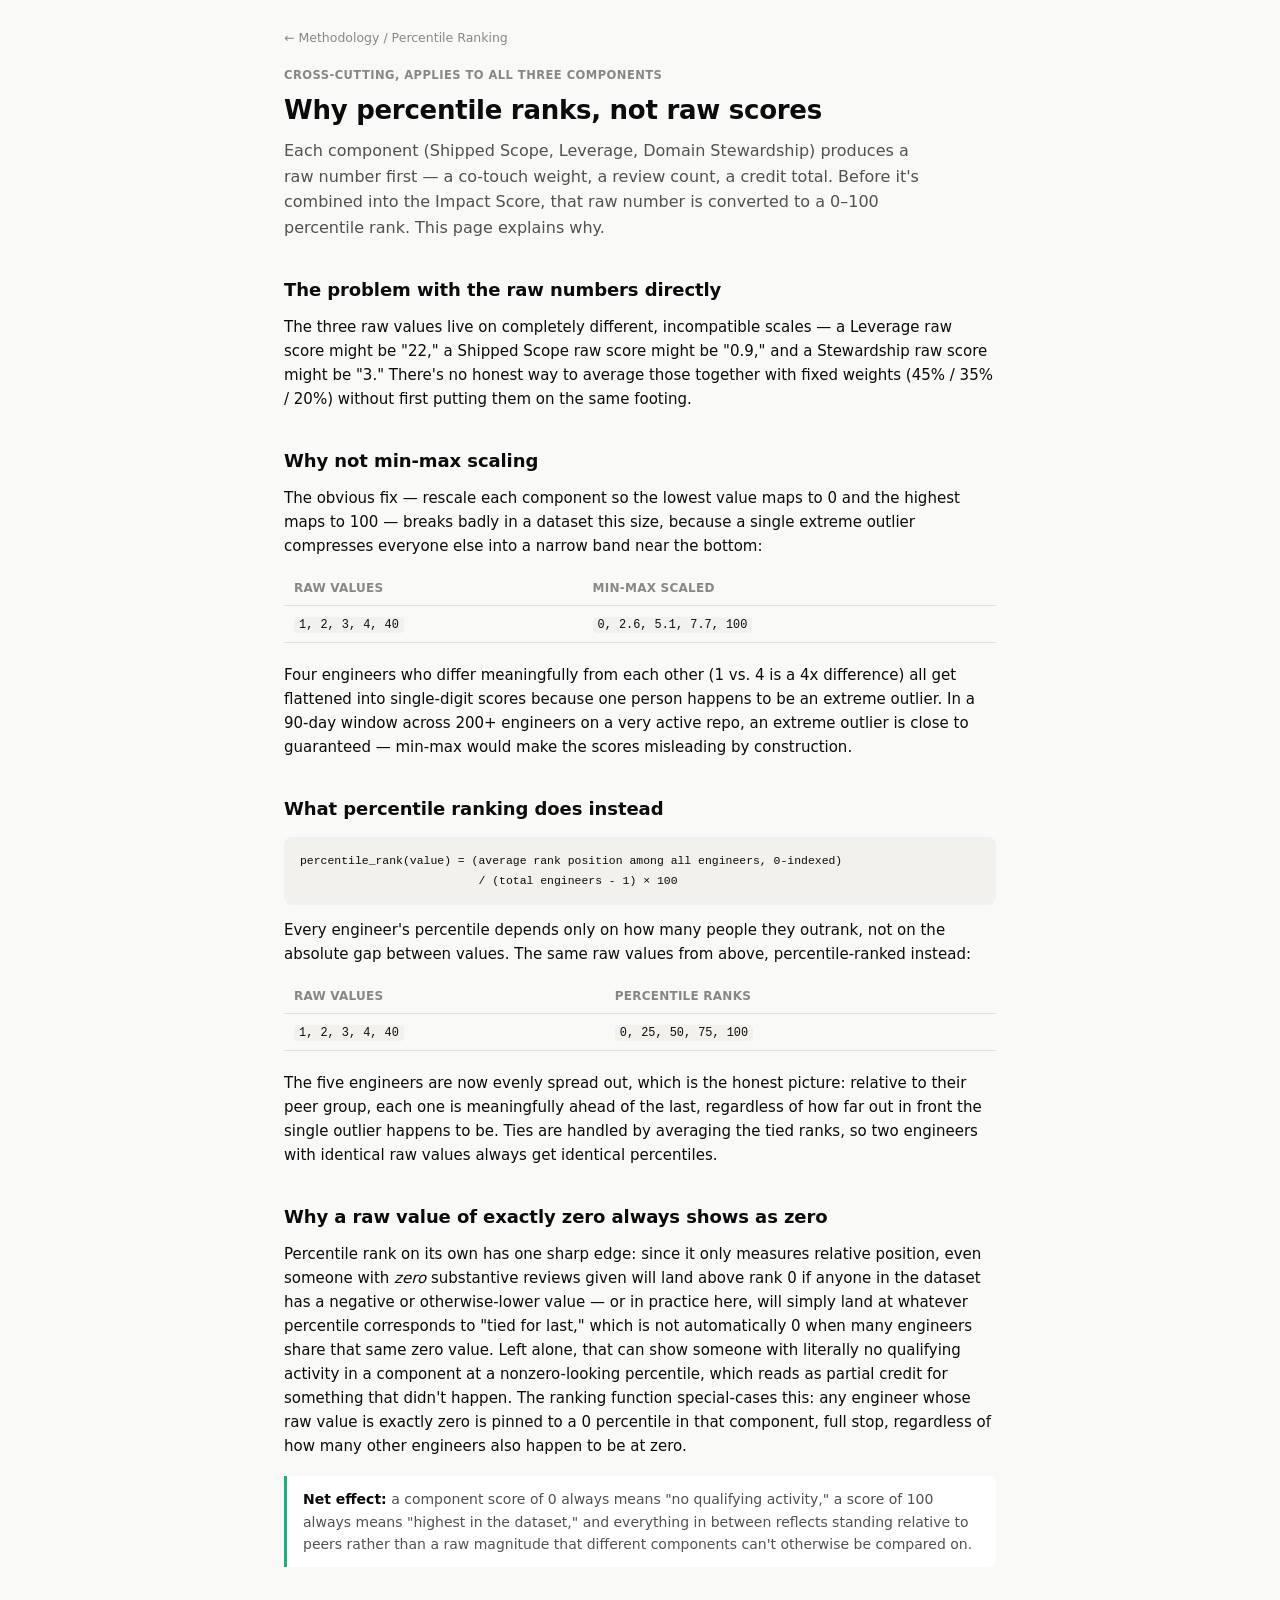
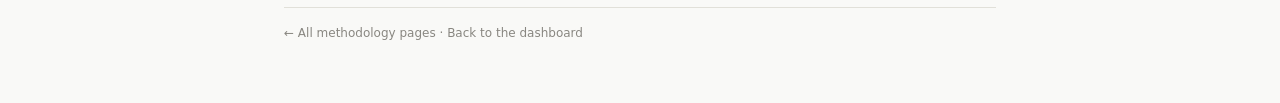
<file: methodology/percentile-ranking.html>
<!doctype html>
<html lang="en">
<head>
<meta charset="utf-8" />
<meta name="viewport" content="width=device-width, initial-scale=1" />
<title>Percentile Ranking — Methodology</title>
<link rel="stylesheet" href="methodology.css" />
</head>
<body>
<div class="wrap">
  <p class="breadcrumb"><a href="./">← Methodology</a> / Percentile Ranking</p>
  <div class="eyebrow" style="color:var(--text-muted)">Cross-cutting, applies to all three components</div>
  <h1>Why percentile ranks, not raw scores</h1>
  <p class="subtitle lede">Each component (Shipped Scope, Leverage, Domain Stewardship) produces a
  raw number first — a co-touch weight, a review count, a credit total. Before it's combined into
  the Impact Score, that raw number is converted to a 0–100 percentile rank. This page explains why.</p>

  <h2>The problem with the raw numbers directly</h2>
  <p>The three raw values live on completely different, incompatible scales — a Leverage raw score
  might be "22," a Shipped Scope raw score might be "0.9," and a Stewardship raw score might be "3."
  There's no honest way to average those together with fixed weights (45% / 35% / 20%) without first
  putting them on the same footing.</p>

  <h2>Why not min-max scaling</h2>
  <p>The obvious fix — rescale each component so the lowest value maps to 0 and the highest maps to
  100 — breaks badly in a dataset this size, because a single extreme outlier compresses everyone
  else into a narrow band near the bottom:</p>
  <table>
    <tr><th>Raw values</th><th>Min-max scaled</th></tr>
    <tr><td><code>1, 2, 3, 4, 40</code></td><td><code>0, 2.6, 5.1, 7.7, 100</code></td></tr>
  </table>
  <p>Four engineers who differ meaningfully from each other (1 vs. 4 is a 4x difference) all get
  flattened into single-digit scores because one person happens to be an extreme outlier. In a
  90-day window across 200+ engineers on a very active repo, an extreme outlier is close to
  guaranteed — min-max would make the scores misleading by construction.</p>

  <h2>What percentile ranking does instead</h2>
  <pre><code>percentile_rank(value) = (average rank position among all engineers, 0-indexed)
                          / (total engineers - 1) × 100</code></pre>
  <p>Every engineer's percentile depends only on how many people they outrank, not on the absolute
  gap between values. The same raw values from above, percentile-ranked instead:</p>
  <table>
    <tr><th>Raw values</th><th>Percentile ranks</th></tr>
    <tr><td><code>1, 2, 3, 4, 40</code></td><td><code>0, 25, 50, 75, 100</code></td></tr>
  </table>
  <p>The five engineers are now evenly spread out, which is the honest picture: relative to their
  peer group, each one is meaningfully ahead of the last, regardless of how far out in front the
  single outlier happens to be. Ties are handled by averaging the tied ranks, so two engineers with
  identical raw values always get identical percentiles.</p>

  <h2>Why a raw value of exactly zero always shows as zero</h2>
  <p>Percentile rank on its own has one sharp edge: since it only measures relative position, even
  someone with <em>zero</em> substantive reviews given will land above rank 0 if anyone in the
  dataset has a negative or otherwise-lower value — or in practice here, will simply land at
  whatever percentile corresponds to "tied for last," which is not automatically 0 when many
  engineers share that same zero value. Left alone, that can show someone with literally no
  qualifying activity in a component at a nonzero-looking percentile, which reads as partial credit
  for something that didn't happen. The ranking function special-cases this: any engineer whose raw
  value is exactly zero is pinned to a 0 percentile in that component, full stop, regardless of how
  many other engineers also happen to be at zero.</p>

  <div class="callout good">
    <strong>Net effect:</strong> a component score of 0 always means "no qualifying activity," a
    score of 100 always means "highest in the dataset," and everything in between reflects standing
    relative to peers rather than a raw magnitude that different components can't otherwise be
    compared on.
  </div>

  <footer class="bottom">
    <a href="./">← All methodology pages</a> · <a href="../">Back to the dashboard</a>
  </footer>
</div>
</body>
</html>
</file>
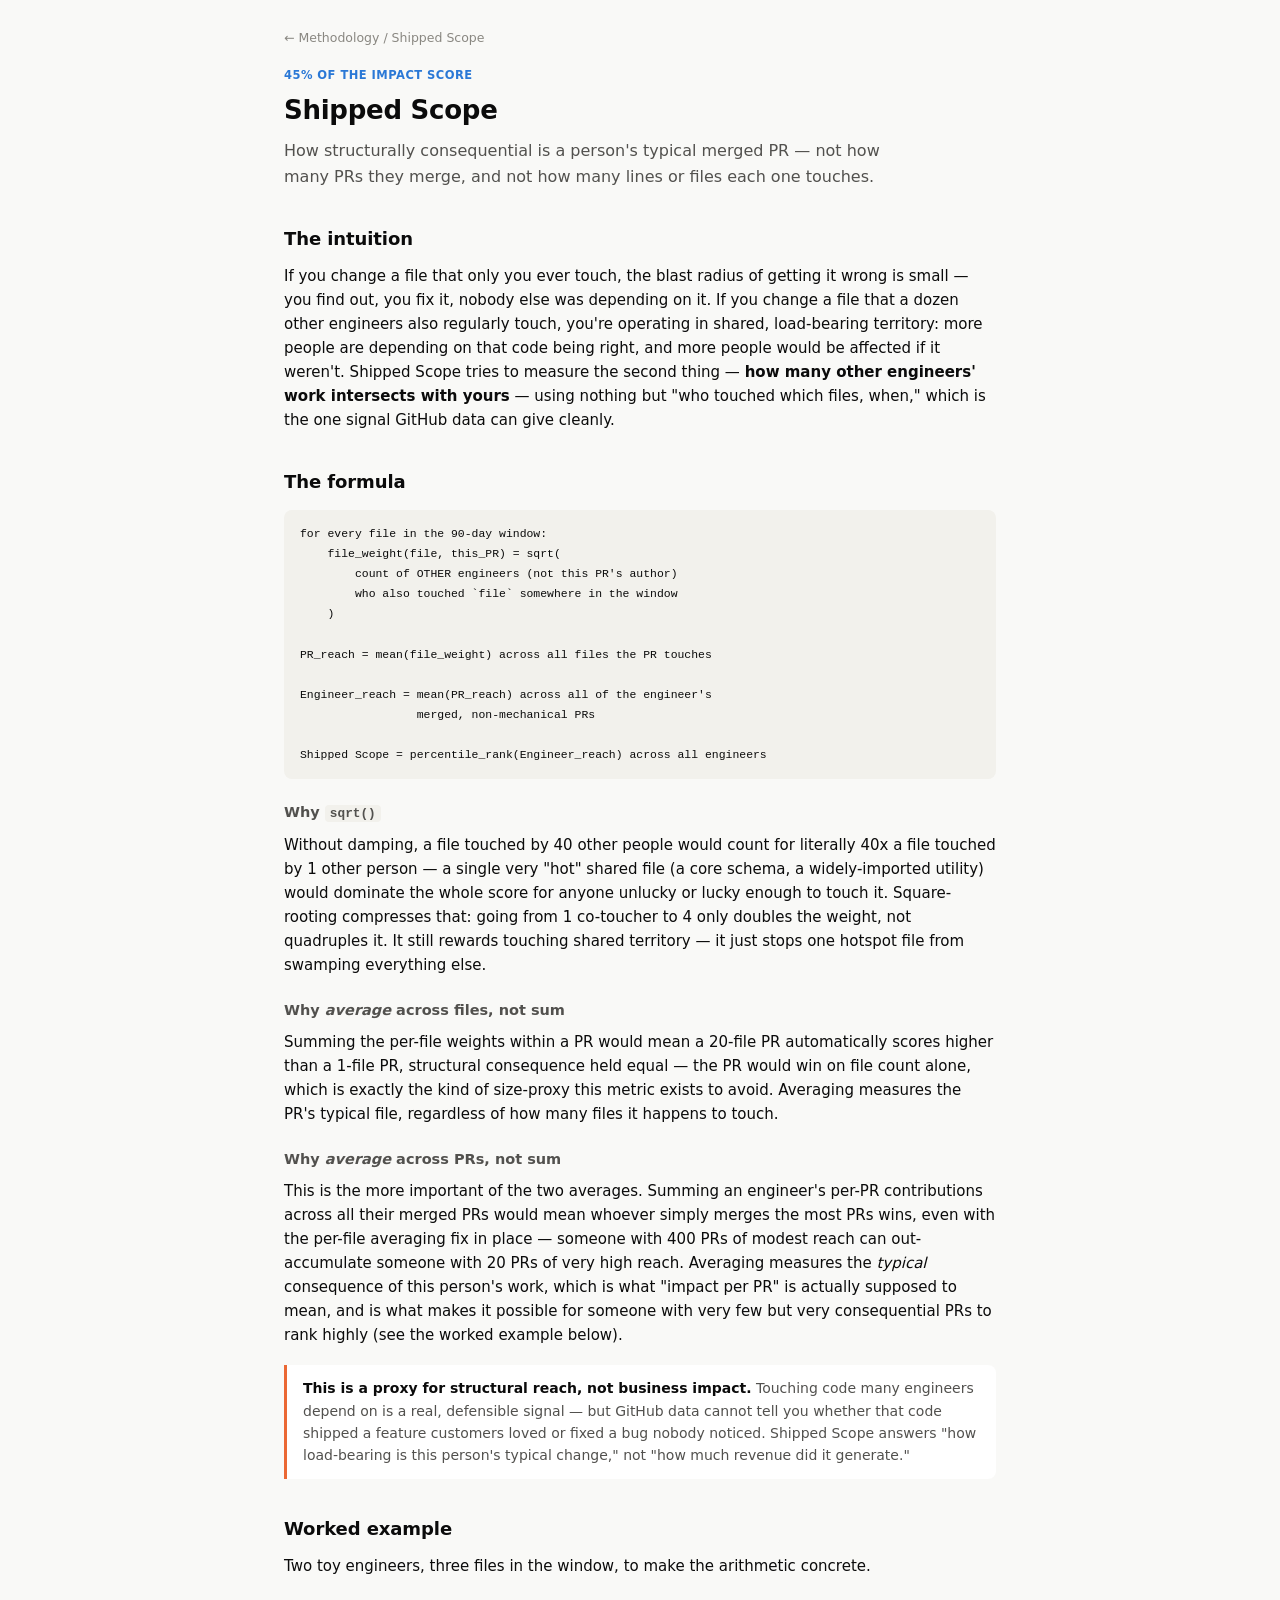
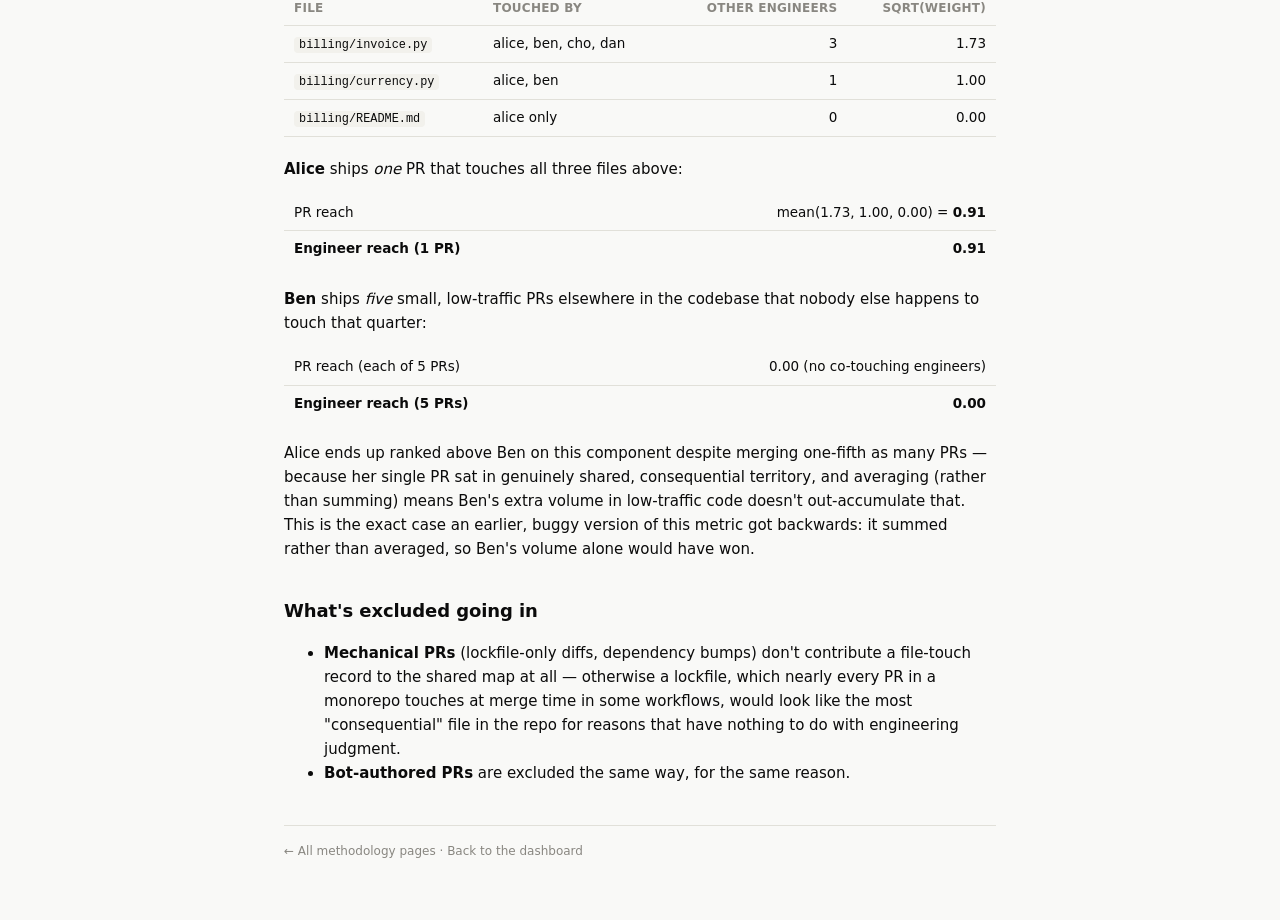
<file: methodology/shipped-scope.html>
<!doctype html>
<html lang="en">
<head>
<meta charset="utf-8" />
<meta name="viewport" content="width=device-width, initial-scale=1" />
<title>Shipped Scope — Methodology</title>
<link rel="stylesheet" href="methodology.css" />
</head>
<body>
<div class="wrap">
  <p class="breadcrumb"><a href="./">← Methodology</a> / Shipped Scope</p>
  <div class="eyebrow" style="color:var(--series-1)">45% of the Impact Score</div>
  <h1>Shipped Scope</h1>
  <p class="subtitle lede">How structurally consequential is a person's typical merged PR — not how
  many PRs they merge, and not how many lines or files each one touches.</p>

  <h2>The intuition</h2>
  <p>If you change a file that only you ever touch, the blast radius of getting it wrong is small —
  you find out, you fix it, nobody else was depending on it. If you change a file that a dozen other
  engineers also regularly touch, you're operating in shared, load-bearing territory: more people are
  depending on that code being right, and more people would be affected if it weren't. Shipped Scope
  tries to measure the second thing — <strong>how many other engineers' work intersects with yours</strong>
  — using nothing but "who touched which files, when," which is the one signal GitHub data can give
  cleanly.</p>

  <h2>The formula</h2>
  <pre><code>for every file in the 90-day window:
    file_weight(file, this_PR) = sqrt(
        count of OTHER engineers (not this PR's author)
        who also touched `file` somewhere in the window
    )

PR_reach = mean(file_weight) across all files the PR touches

Engineer_reach = mean(PR_reach) across all of the engineer's
                 merged, non-mechanical PRs

Shipped Scope = percentile_rank(Engineer_reach) across all engineers</code></pre>

  <h3>Why <code>sqrt()</code></h3>
  <p>Without damping, a file touched by 40 other people would count for literally 40x a file touched
  by 1 other person — a single very "hot" shared file (a core schema, a widely-imported utility)
  would dominate the whole score for anyone unlucky or lucky enough to touch it. Square-rooting
  compresses that: going from 1 co-toucher to 4 only doubles the weight, not quadruples it. It still
  rewards touching shared territory — it just stops one hotspot file from swamping everything else.</p>

  <h3>Why <em>average</em> across files, not sum</h3>
  <p>Summing the per-file weights within a PR would mean a 20-file PR automatically scores higher
  than a 1-file PR, structural consequence held equal — the PR would win on file count alone, which
  is exactly the kind of size-proxy this metric exists to avoid. Averaging measures the PR's typical
  file, regardless of how many files it happens to touch.</p>

  <h3>Why <em>average</em> across PRs, not sum</h3>
  <p>This is the more important of the two averages. Summing an engineer's per-PR contributions
  across all their merged PRs would mean whoever simply merges the most PRs wins, even with the
  per-file averaging fix in place — someone with 400 PRs of modest reach can out-accumulate someone
  with 20 PRs of very high reach. Averaging measures the <em>typical</em> consequence of this
  person's work, which is what "impact per PR" is actually supposed to mean, and is what makes it
  possible for someone with very few but very consequential PRs to rank highly (see the worked
  example below).</p>

  <div class="callout warn">
    <strong>This is a proxy for structural reach, not business impact.</strong> Touching code many
    engineers depend on is a real, defensible signal — but GitHub data cannot tell you whether that
    code shipped a feature customers loved or fixed a bug nobody noticed. Shipped Scope answers "how
    load-bearing is this person's typical change," not "how much revenue did it generate."
  </div>

  <h2>Worked example</h2>
  <p>Two toy engineers, three files in the window, to make the arithmetic concrete.</p>

  <table>
    <tr><th>File</th><th>Touched by</th><th class="num">Other engineers</th><th class="num">sqrt(weight)</th></tr>
    <tr><td><code>billing/invoice.py</code></td><td>alice, ben, cho, dan</td><td class="num">3</td><td class="num">1.73</td></tr>
    <tr><td><code>billing/currency.py</code></td><td>alice, ben</td><td class="num">1</td><td class="num">1.00</td></tr>
    <tr><td><code>billing/README.md</code></td><td>alice only</td><td class="num">0</td><td class="num">0.00</td></tr>
  </table>

  <p><strong>Alice</strong> ships <em>one</em> PR that touches all three files above:</p>
  <table>
    <tr><td>PR reach</td><td class="num">mean(1.73, 1.00, 0.00) = <strong>0.91</strong></td></tr>
    <tr class="total"><td>Engineer reach (1 PR)</td><td class="num"><strong>0.91</strong></td></tr>
  </table>

  <p><strong>Ben</strong> ships <em>five</em> small, low-traffic PRs elsewhere in the codebase that
  nobody else happens to touch that quarter:</p>
  <table>
    <tr><td>PR reach (each of 5 PRs)</td><td class="num">0.00 (no co-touching engineers)</td></tr>
    <tr class="total"><td>Engineer reach (5 PRs)</td><td class="num"><strong>0.00</strong></td></tr>
  </table>

  <p>Alice ends up ranked above Ben on this component despite merging one-fifth as many PRs —
  because her single PR sat in genuinely shared, consequential territory, and averaging (rather
  than summing) means Ben's extra volume in low-traffic code doesn't out-accumulate that. This is
  the exact case an earlier, buggy version of this metric got backwards: it summed rather than
  averaged, so Ben's volume alone would have won.</p>

  <h2>What's excluded going in</h2>
  <ul>
    <li><strong>Mechanical PRs</strong> (lockfile-only diffs, dependency bumps) don't contribute a
    file-touch record to the shared map at all — otherwise a lockfile, which nearly every PR in a
    monorepo touches at merge time in some workflows, would look like the most "consequential" file
    in the repo for reasons that have nothing to do with engineering judgment.</li>
    <li><strong>Bot-authored PRs</strong> are excluded the same way, for the same reason.</li>
  </ul>

  <footer class="bottom">
    <a href="./">← All methodology pages</a> · <a href="../">Back to the dashboard</a>
  </footer>
</div>
</body>
</html>
</file>
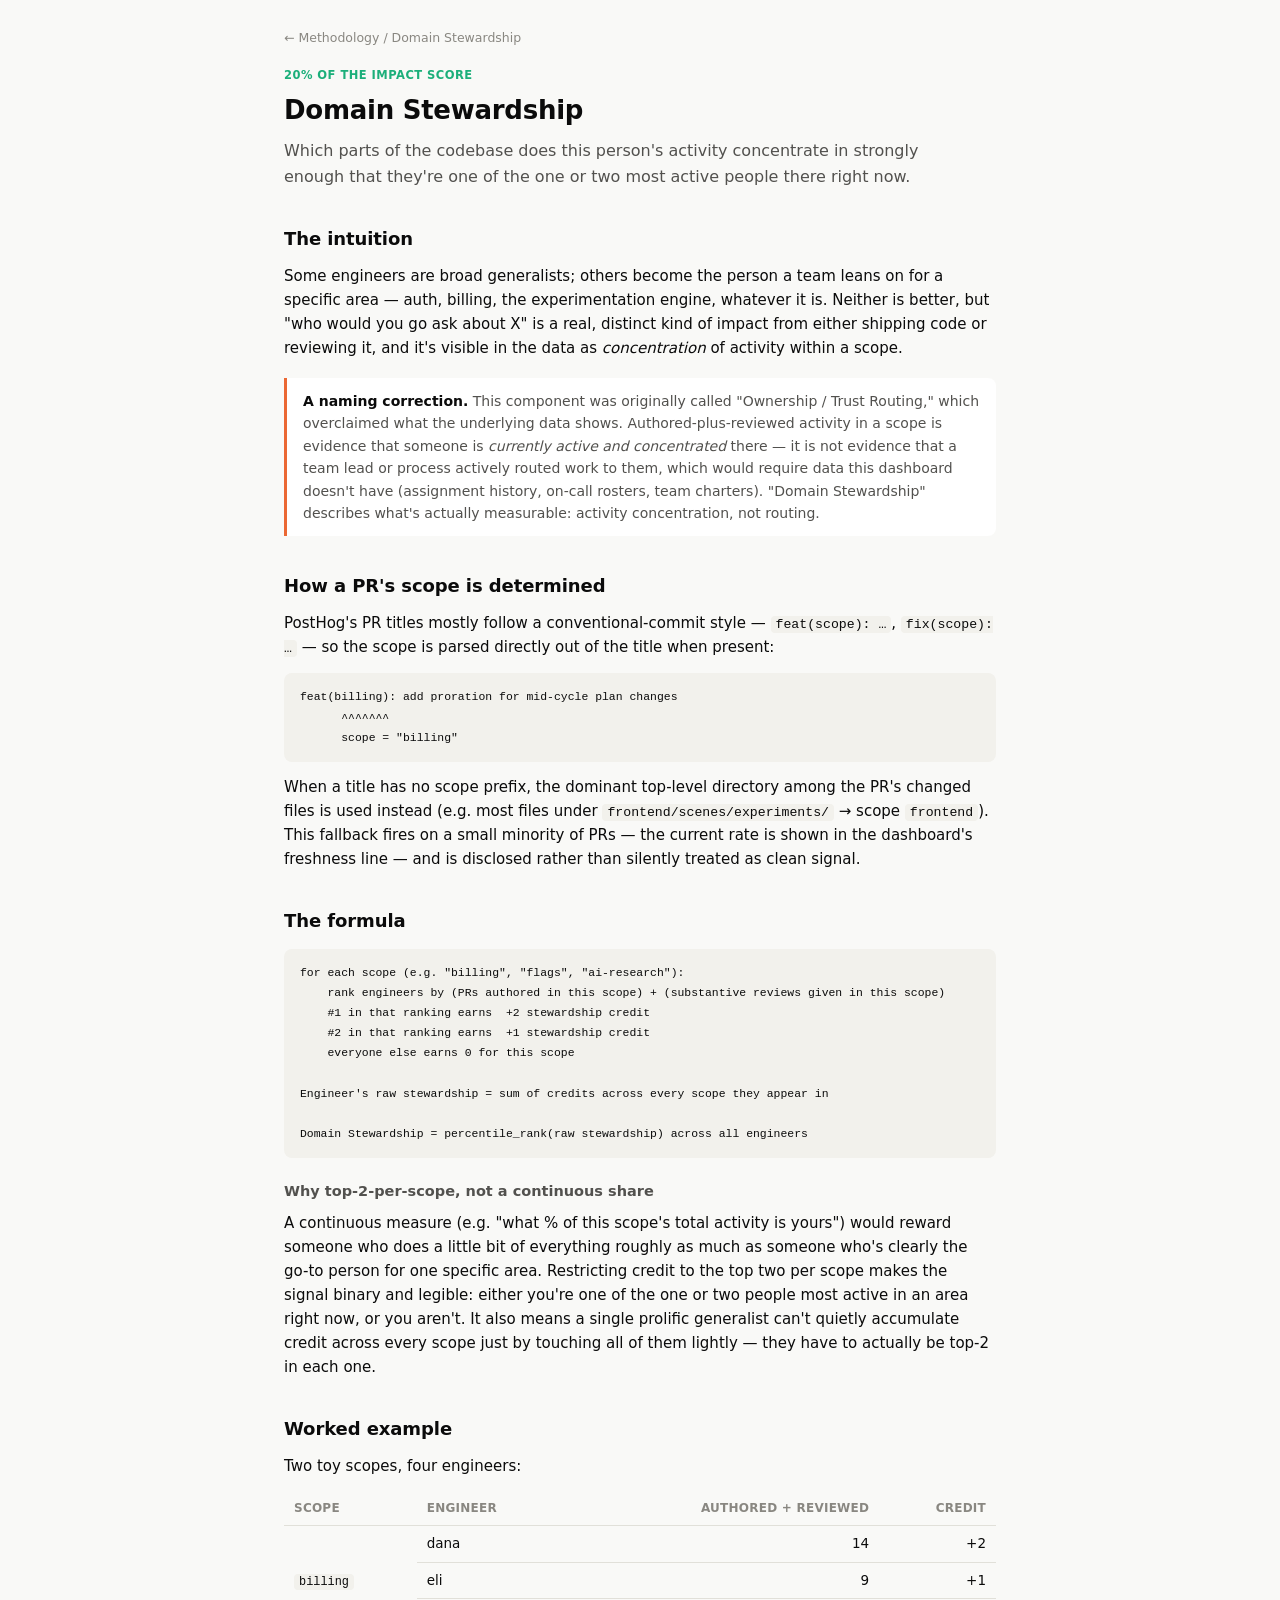
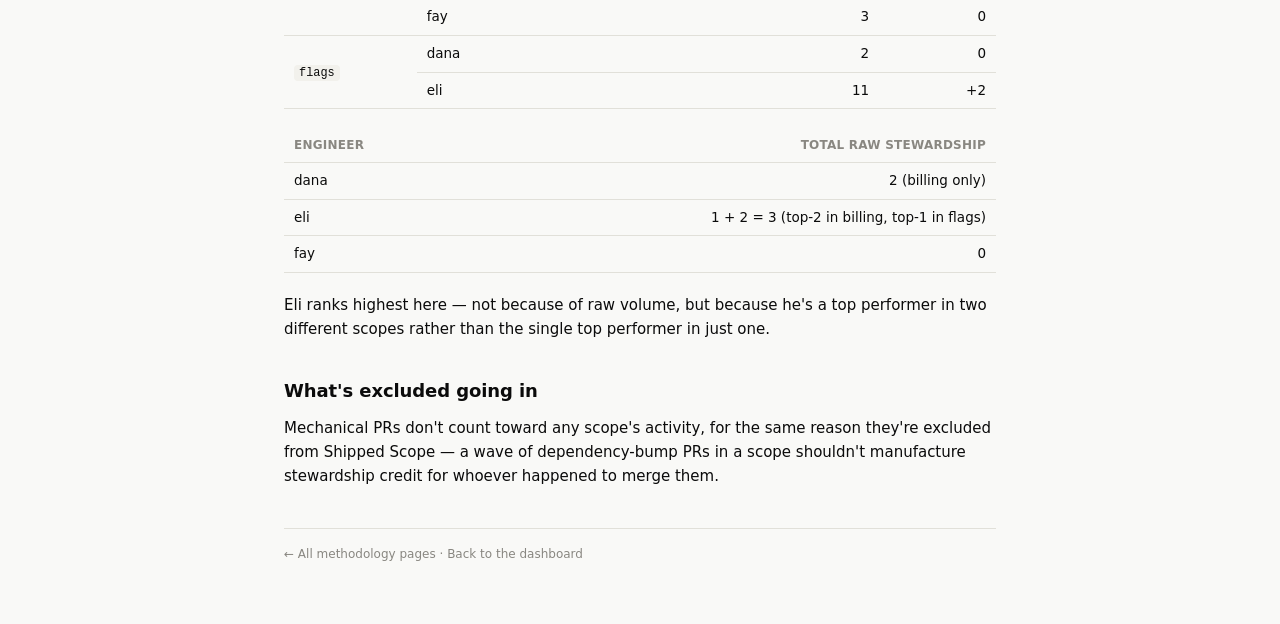
<file: methodology/stewardship.html>
<!doctype html>
<html lang="en">
<head>
<meta charset="utf-8" />
<meta name="viewport" content="width=device-width, initial-scale=1" />
<title>Domain Stewardship — Methodology</title>
<link rel="stylesheet" href="methodology.css" />
</head>
<body>
<div class="wrap">
  <p class="breadcrumb"><a href="./">← Methodology</a> / Domain Stewardship</p>
  <div class="eyebrow" style="color:var(--series-3)">20% of the Impact Score</div>
  <h1>Domain Stewardship</h1>
  <p class="subtitle lede">Which parts of the codebase does this person's activity concentrate in
  strongly enough that they're one of the one or two most active people there right now.</p>

  <h2>The intuition</h2>
  <p>Some engineers are broad generalists; others become the person a team leans on for a specific
  area — auth, billing, the experimentation engine, whatever it is. Neither is better, but "who
  would you go ask about X" is a real, distinct kind of impact from either shipping code or
  reviewing it, and it's visible in the data as <em>concentration</em> of activity within a scope.</p>

  <div class="callout warn">
    <strong>A naming correction.</strong> This component was originally called "Ownership / Trust
    Routing," which overclaimed what the underlying data shows. Authored-plus-reviewed activity in
    a scope is evidence that someone is <em>currently active and concentrated</em> there — it is not
    evidence that a team lead or process actively routed work to them, which would require data this
    dashboard doesn't have (assignment history, on-call rosters, team charters). "Domain Stewardship"
    describes what's actually measurable: activity concentration, not routing.
  </div>

  <h2>How a PR's scope is determined</h2>
  <p>PostHog's PR titles mostly follow a conventional-commit style — <code>feat(scope): …</code>,
  <code>fix(scope): …</code> — so the scope is parsed directly out of the title when present:</p>
  <pre><code>feat(billing): add proration for mid-cycle plan changes
      ^^^^^^^
      scope = "billing"</code></pre>
  <p>When a title has no scope prefix, the dominant top-level directory among the PR's changed
  files is used instead (e.g. most files under <code>frontend/scenes/experiments/</code> →
  scope <code>frontend</code>). This fallback fires on a small minority of PRs — the current rate
  is shown in the dashboard's freshness line — and is disclosed rather than silently treated as
  clean signal.</p>

  <h2>The formula</h2>
  <pre><code>for each scope (e.g. "billing", "flags", "ai-research"):
    rank engineers by (PRs authored in this scope) + (substantive reviews given in this scope)
    #1 in that ranking earns  +2 stewardship credit
    #2 in that ranking earns  +1 stewardship credit
    everyone else earns 0 for this scope

Engineer's raw stewardship = sum of credits across every scope they appear in

Domain Stewardship = percentile_rank(raw stewardship) across all engineers</code></pre>

  <h3>Why top-2-per-scope, not a continuous share</h3>
  <p>A continuous measure (e.g. "what % of this scope's total activity is yours") would reward
  someone who does a little bit of everything roughly as much as someone who's clearly the
  go-to person for one specific area. Restricting credit to the top two per scope makes the signal
  binary and legible: either you're one of the one or two people most active in an area right now,
  or you aren't. It also means a single prolific generalist can't quietly accumulate credit across
  every scope just by touching all of them lightly — they have to actually be top-2 in each one.</p>

  <h2>Worked example</h2>
  <p>Two toy scopes, four engineers:</p>
  <table>
    <tr><th>Scope</th><th>Engineer</th><th class="num">Authored + reviewed</th><th class="num">Credit</th></tr>
    <tr><td rowspan="3"><code>billing</code></td><td>dana</td><td class="num">14</td><td class="num">+2</td></tr>
    <tr><td>eli</td><td class="num">9</td><td class="num">+1</td></tr>
    <tr><td>fay</td><td class="num">3</td><td class="num">0</td></tr>
    <tr><td rowspan="2"><code>flags</code></td><td>dana</td><td class="num">2</td><td class="num">0</td></tr>
    <tr><td>eli</td><td class="num">11</td><td class="num">+2</td></tr>
  </table>
  <table>
    <tr><th>Engineer</th><th class="num">Total raw stewardship</th></tr>
    <tr><td>dana</td><td class="num">2 (billing only)</td></tr>
    <tr><td>eli</td><td class="num">1 + 2 = 3 (top-2 in billing, top-1 in flags)</td></tr>
    <tr><td>fay</td><td class="num">0</td></tr>
  </table>
  <p>Eli ranks highest here — not because of raw volume, but because he's a top performer in two
  different scopes rather than the single top performer in just one.</p>

  <h2>What's excluded going in</h2>
  <p>Mechanical PRs don't count toward any scope's activity, for the same reason they're excluded
  from Shipped Scope — a wave of dependency-bump PRs in a scope shouldn't manufacture stewardship
  credit for whoever happened to merge them.</p>

  <footer class="bottom">
    <a href="./">← All methodology pages</a> · <a href="../">Back to the dashboard</a>
  </footer>
</div>
</body>
</html>
</file>
<file: methodology/methodology.css>
:root {
  color-scheme: light;
  --surface-1:      #fcfcfb;
  --page:           #f9f9f7;
  --text-primary:   #0b0b0b;
  --text-secondary: #52514e;
  --text-muted:     #898781;
  --gridline:       #e1e0d9;
  --baseline:       #c3c2b7;
  --border:         rgba(11,11,11,0.10);
  --series-1:       #2a78d6; /* Shipped Scope */
  --series-2:       #eb6834; /* Leverage on Others */
  --series-3:       #1baf7a; /* Domain Stewardship */
  --card-bg:        #ffffff;
  --code-bg:        #f2f1ec;
}
@media (prefers-color-scheme: dark) {
  :root:not([data-theme="light"]) {
    color-scheme: dark;
    --surface-1:      #1a1a19;
    --page:           #0d0d0d;
    --text-primary:   #ffffff;
    --text-secondary: #c3c2b7;
    --text-muted:     #898781;
    --gridline:       #2c2c2a;
    --baseline:       #383835;
    --border:         rgba(255,255,255,0.10);
    --series-1:       #3987e5;
    --series-2:       #d95926;
    --series-3:       #199e70;
    --card-bg:        #1f1f1e;
    --code-bg:        #232322;
  }
}
:root[data-theme="dark"] {
  color-scheme: dark;
  --surface-1:      #1a1a19;
  --page:           #0d0d0d;
  --text-primary:   #ffffff;
  --text-secondary: #c3c2b7;
  --text-muted:     #898781;
  --gridline:       #2c2c2a;
  --baseline:       #383835;
  --border:         rgba(255,255,255,0.10);
  --series-1:       #3987e5;
  --series-2:       #d95926;
  --series-3:       #199e70;
  --card-bg:        #1f1f1e;
  --code-bg:        #232322;
}

* { box-sizing: border-box; }
body {
  margin: 0;
  background: var(--page);
  color: var(--text-primary);
  font-family: system-ui, -apple-system, "Segoe UI", sans-serif;
  font-size: 15px;
  line-height: 1.6;
}
.wrap { max-width: 760px; margin: 0 auto; padding: 28px 24px 60px; }

.breadcrumb {
  font-size: 12.5px;
  color: var(--text-muted);
  margin-bottom: 18px;
}
.breadcrumb a { color: var(--text-muted); }
.breadcrumb a:hover { color: var(--series-1); }

.eyebrow {
  font-size: 11.5px;
  font-weight: 700;
  letter-spacing: 0.04em;
  text-transform: uppercase;
  margin-bottom: 6px;
}
h1 { font-size: 26px; margin: 0 0 6px; letter-spacing: -0.01em; }
.subtitle { color: var(--text-secondary); font-size: 15px; margin: 0 0 28px; max-width: 640px; }

h2 { font-size: 18px; margin: 36px 0 10px; letter-spacing: -0.005em; }
h3 { font-size: 14.5px; margin: 22px 0 8px; color: var(--text-secondary); }
p { margin: 0 0 14px; color: var(--text-primary); }
.lede { font-size: 16px; color: var(--text-secondary); }
strong { color: var(--text-primary); }
code {
  font-family: ui-monospace, "SF Mono", Menlo, Consolas, monospace;
  font-size: 0.88em;
  background: var(--code-bg);
  padding: 1px 5px;
  border-radius: 4px;
}
pre {
  background: var(--code-bg);
  border-radius: 8px;
  padding: 14px 16px;
  overflow-x: auto;
  font-size: 13px;
  line-height: 1.55;
}
pre code { background: none; padding: 0; }

.callout {
  border-left: 3px solid var(--series-1);
  background: var(--card-bg);
  border-radius: 0 8px 8px 0;
  padding: 12px 16px;
  margin: 18px 0;
  font-size: 14px;
  color: var(--text-secondary);
}
.callout strong { color: var(--text-primary); }
.callout.warn { border-left-color: var(--series-2); }
.callout.good { border-left-color: var(--series-3); }

table {
  width: 100%;
  border-collapse: collapse;
  margin: 14px 0 20px;
  font-size: 13.5px;
}
th, td {
  text-align: left;
  padding: 7px 10px;
  border-bottom: 1px solid var(--gridline);
}
th { color: var(--text-muted); font-weight: 600; font-size: 12px; text-transform: uppercase; letter-spacing: 0.02em; }
td.num, th.num { text-align: right; font-variant-numeric: tabular-nums; }
tr.total td { font-weight: 700; border-top: 1px solid var(--baseline); border-bottom: none; }

.chip {
  display: inline-flex;
  align-items: center;
  gap: 6px;
  font-size: 12px;
  color: var(--text-secondary);
  background: var(--card-bg);
  border: 1px solid var(--border);
  border-radius: 999px;
  padding: 4px 10px;
  margin: 2px 6px 2px 0;
}
.dot { width: 8px; height: 8px; border-radius: 3px; display: inline-block; flex-shrink: 0; }

.card-nav {
  display: grid;
  grid-template-columns: 1fr 1fr;
  gap: 12px;
  margin: 22px 0;
}
.card-nav a {
  display: block;
  border: 1px solid var(--border);
  background: var(--card-bg);
  border-radius: 10px;
  padding: 14px 16px;
  text-decoration: none;
  color: var(--text-primary);
}
.card-nav a:hover { border-color: var(--series-1); }
.card-nav .nav-weight { font-size: 11px; color: var(--text-muted); text-transform: uppercase; letter-spacing: 0.03em; }
.card-nav .nav-title { font-size: 14.5px; font-weight: 600; margin: 3px 0 4px; }
.card-nav .nav-desc { font-size: 12.5px; color: var(--text-secondary); line-height: 1.4; }

footer.bottom {
  margin-top: 40px;
  padding-top: 16px;
  border-top: 1px solid var(--gridline);
  font-size: 12px;
  color: var(--text-muted);
}
footer.bottom a { color: var(--text-muted); }

a { color: var(--series-1); text-decoration: none; }
a:hover { text-decoration: underline; }
</file>
